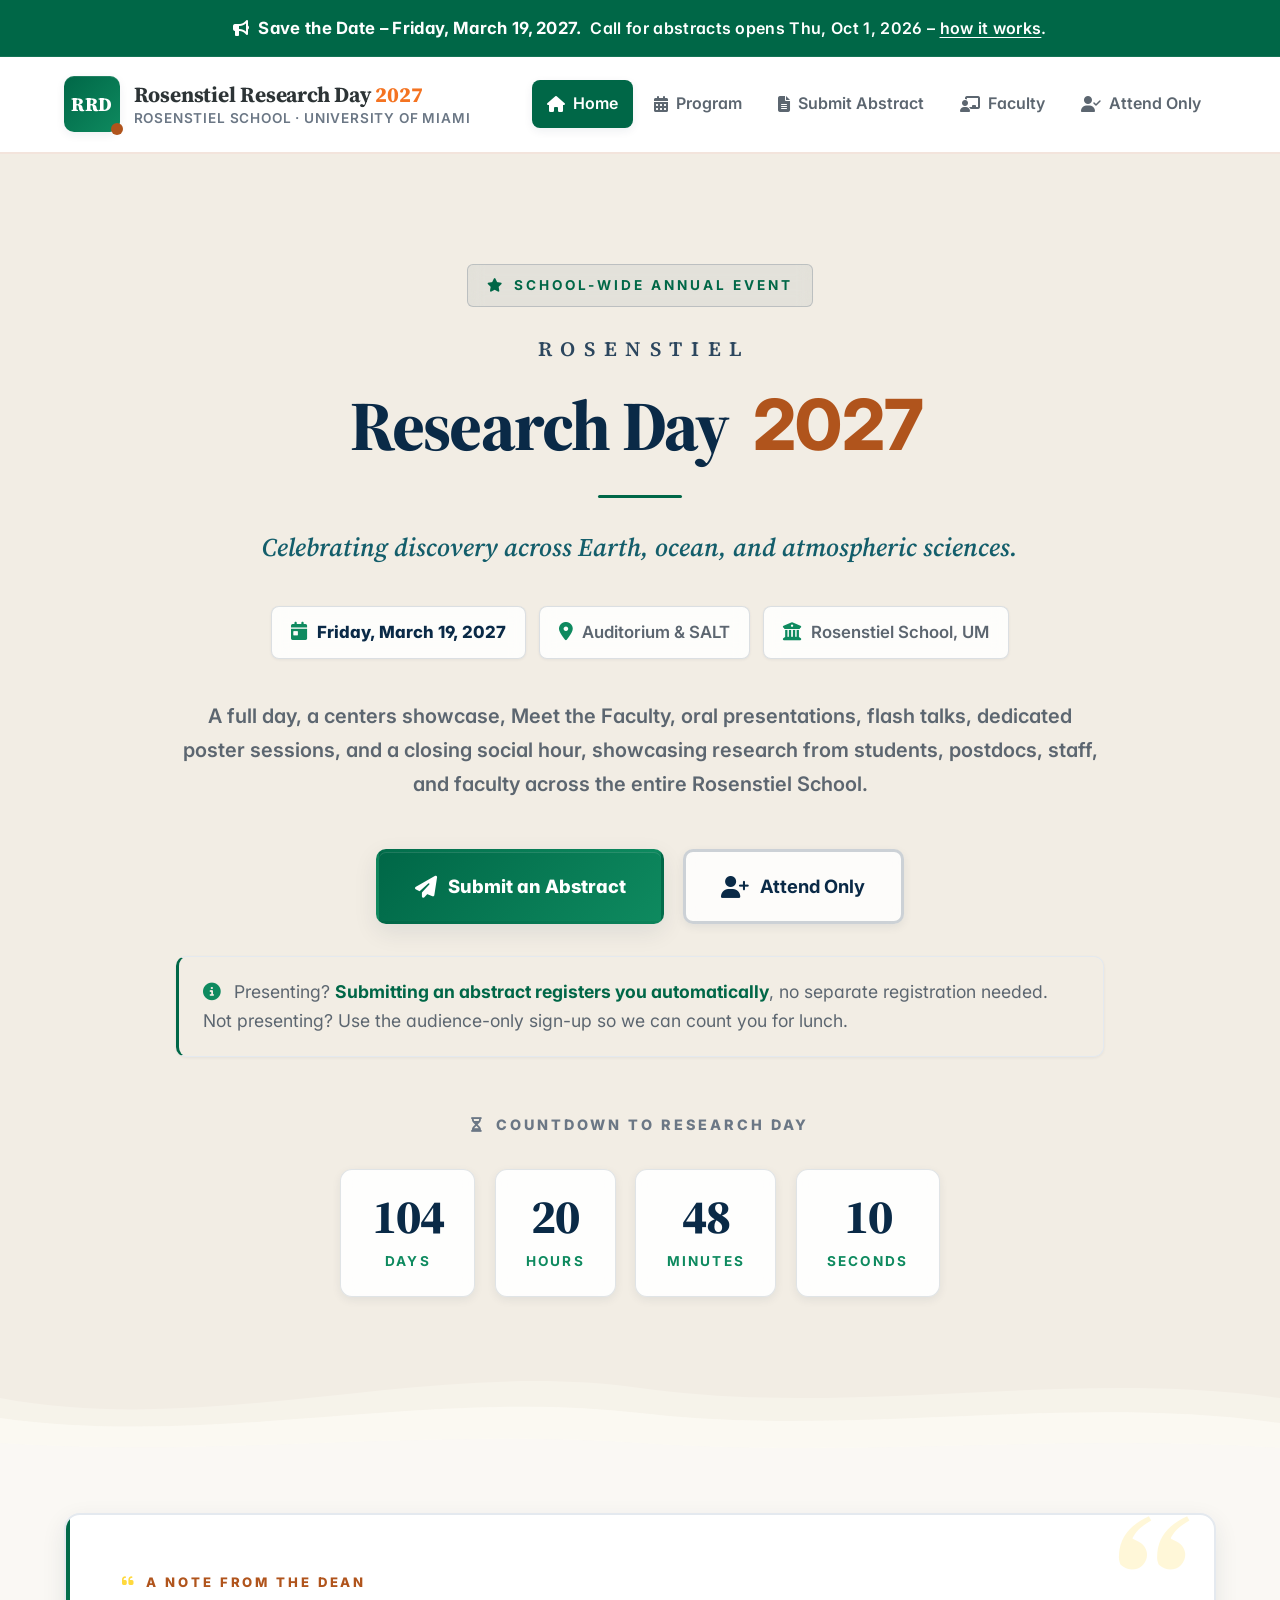
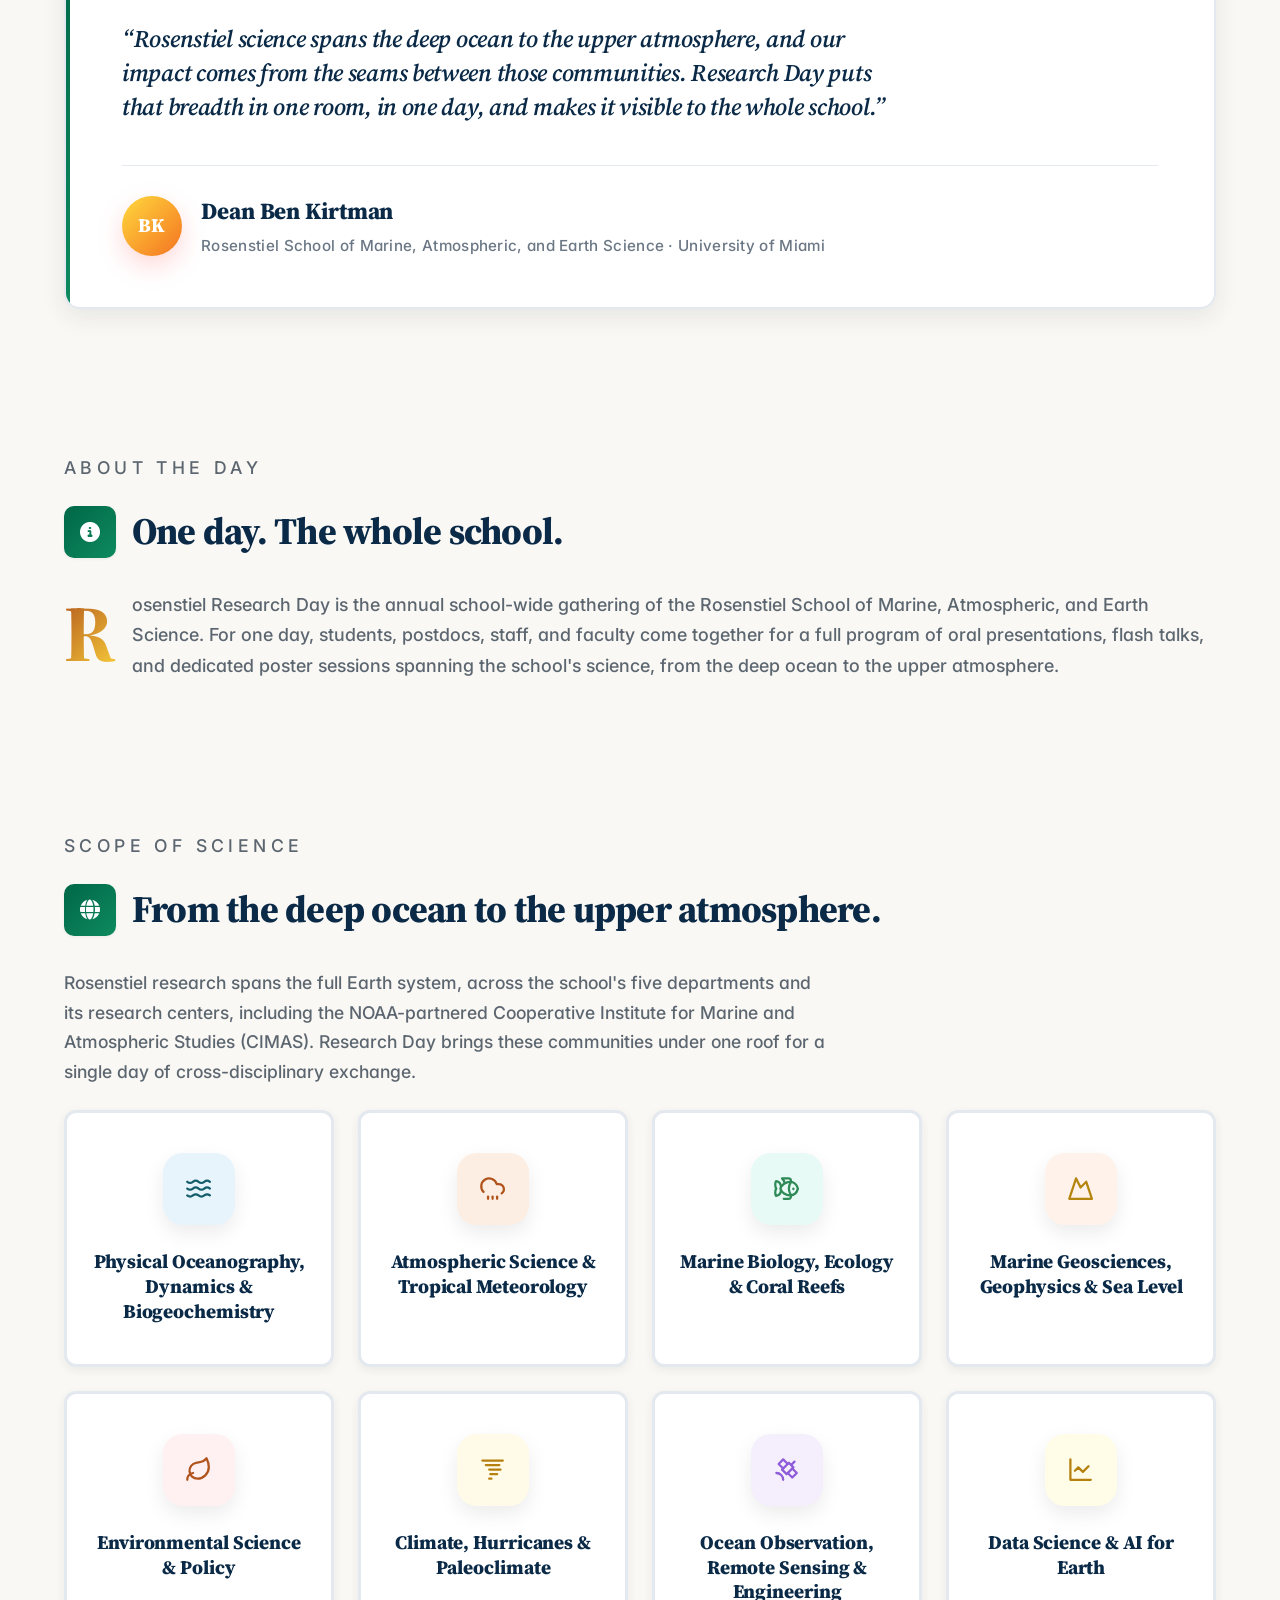
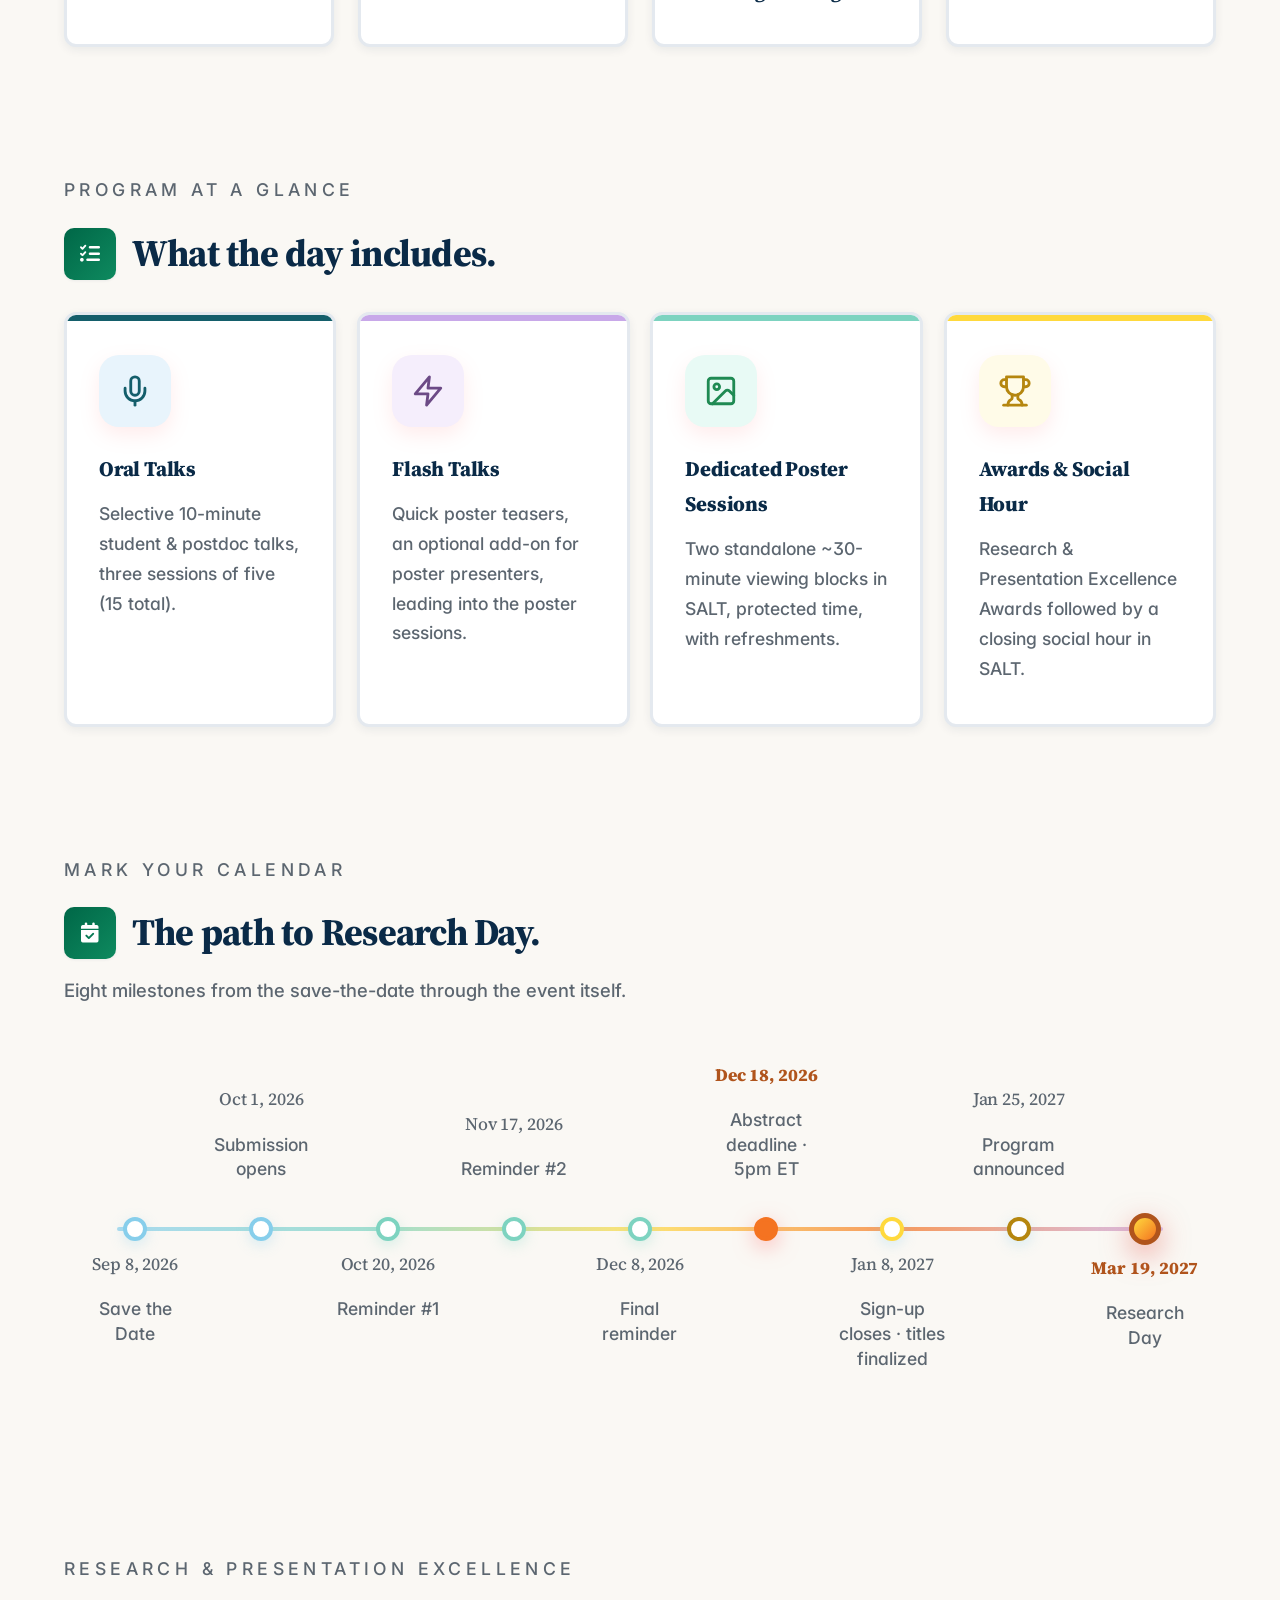
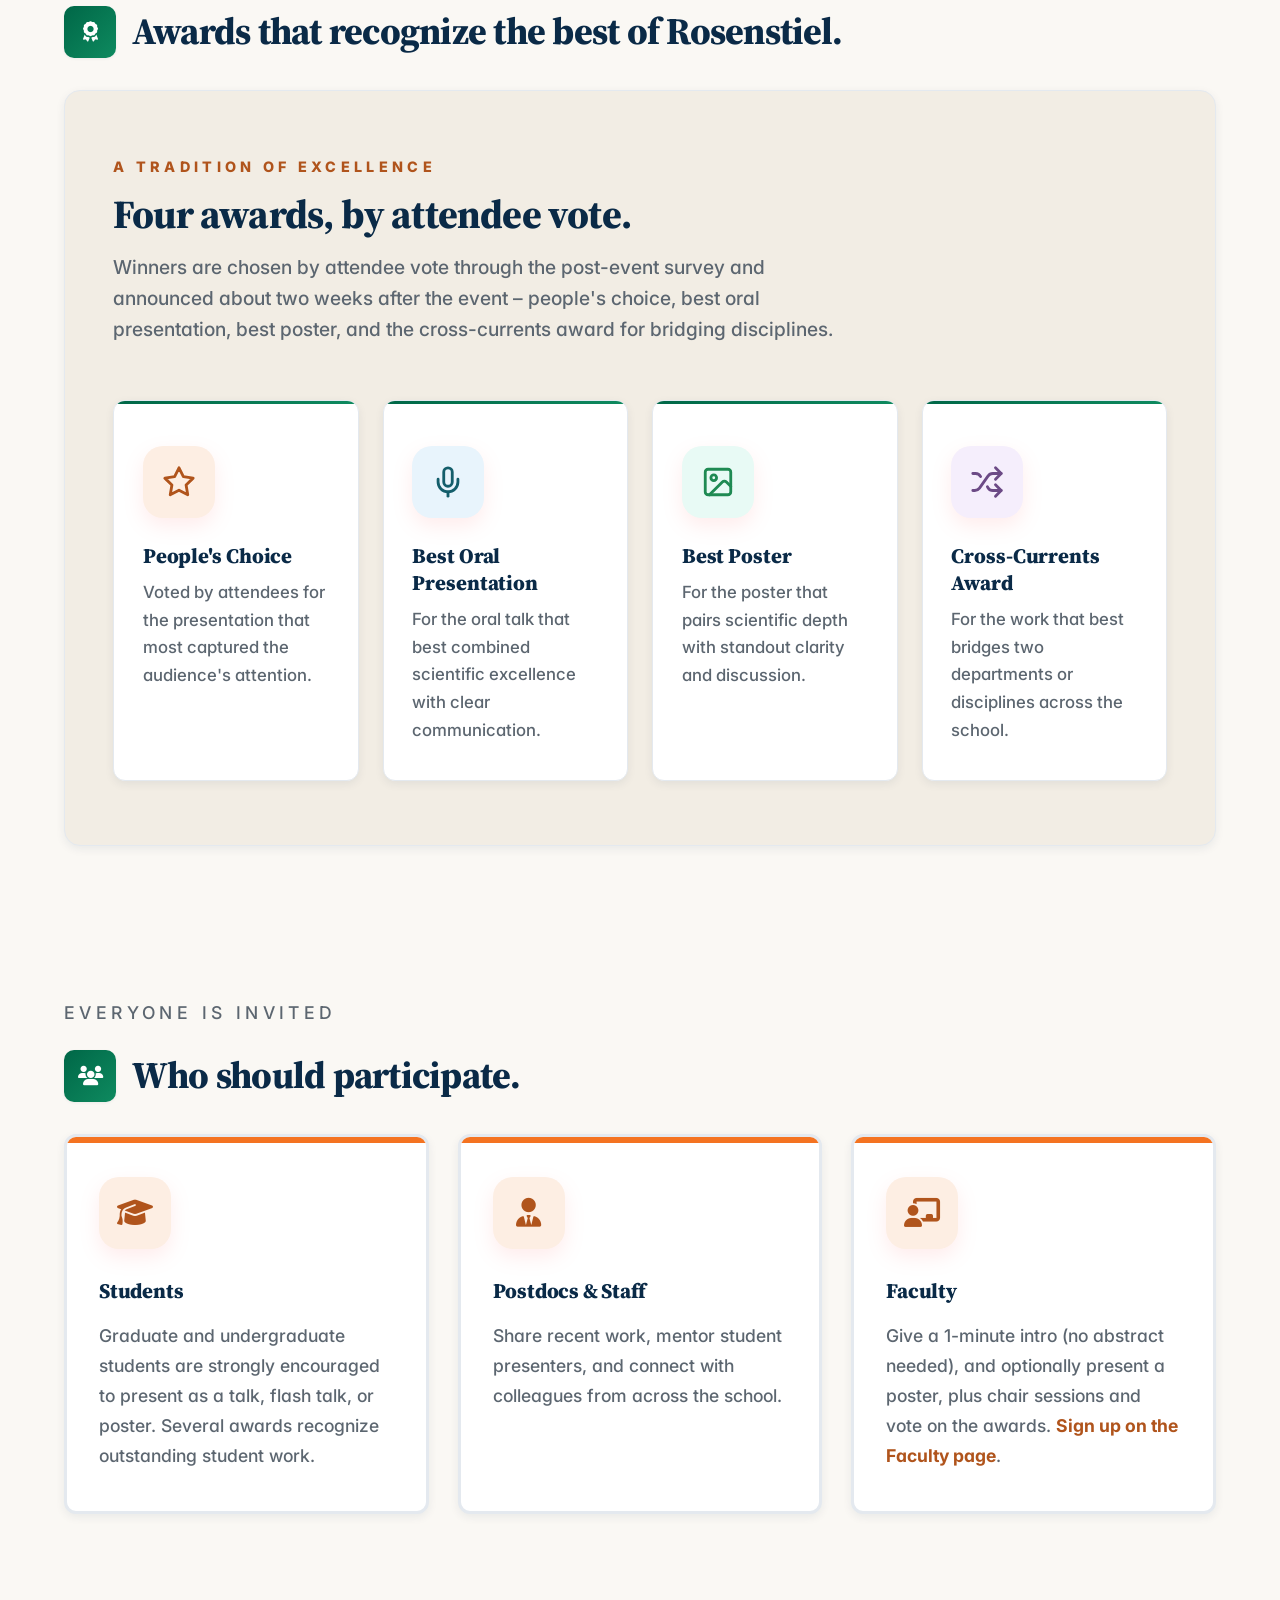
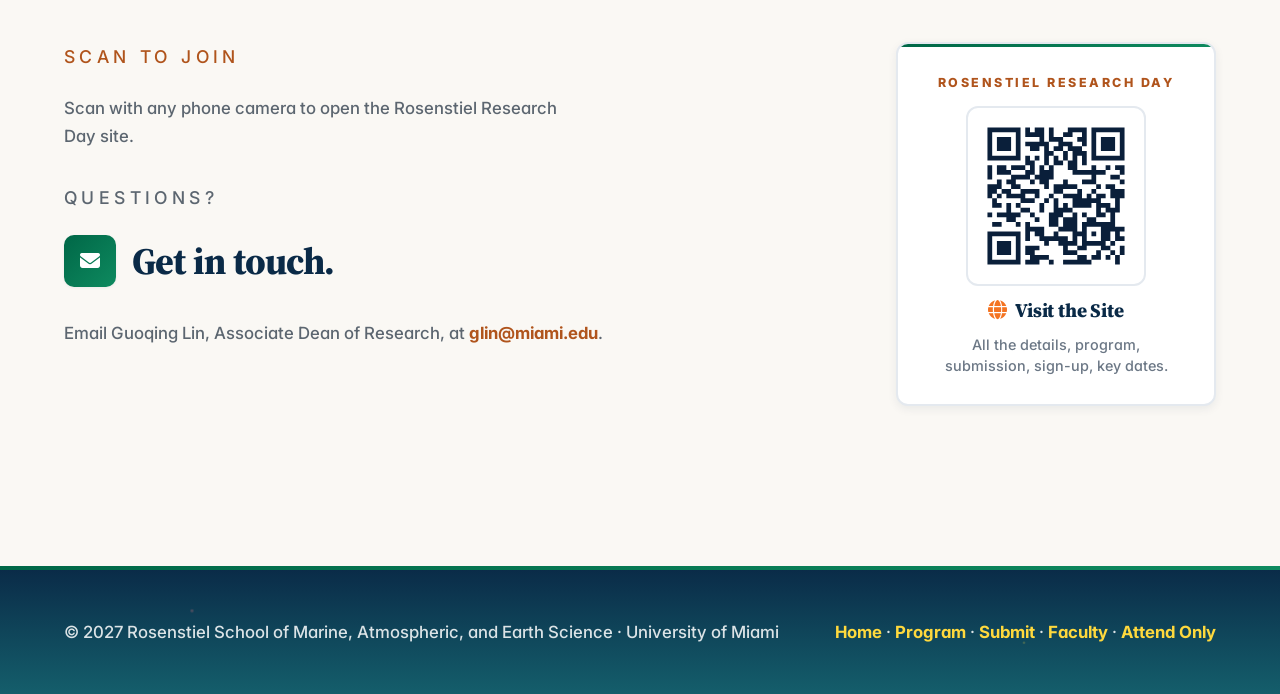
<file: index.html>
<!DOCTYPE html>
<html lang="en">
<head>
  <meta charset="UTF-8" />
  <meta name="viewport" content="width=device-width, initial-scale=1" />
  <title>Rosenstiel Research Day 2027 · University of Miami</title>
  <meta name="description" content="Rosenstiel Research Day 2027, Friday, March 19, 2027. A school-wide celebration of research across Earth, Ocean, and Atmospheric Sciences at the Rosenstiel School, University of Miami." />
  <meta name="theme-color" content="#0A2A47" />
  <link rel="stylesheet" href="styles.css" />
  <link rel="stylesheet" href="https://cdnjs.cloudflare.com/ajax/libs/font-awesome/6.5.1/css/all.min.css" />
</head>
<body>

  <div class="topbar">
    <i class="fas fa-bullhorn"></i> &nbsp;<strong>Save the Date – Friday, March 19, 2027.</strong>
    &nbsp;Call for abstracts opens Thu, Oct 1, 2026 –
    <a href="submit.html">how it works</a>.
  </div>

  <header class="site-header">
    <div class="container header-inner">
      <a class="brand" href="index.html">
        <span class="brand-mark">RRD</span>
        <span class="brand-text">
          Rosenstiel Research Day <span class="year">2027</span>
          <span class="school">Rosenstiel School · University of Miami</span>
        </span>
      </a>
      <nav class="site-nav" aria-label="Primary">
        <a href="index.html" class="active"><i class="fas fa-home"></i> Home</a>
        <a href="program.html"><i class="fas fa-calendar-alt"></i> Program</a>
        <a href="submit.html"><i class="fas fa-file-alt"></i> Submit Abstract</a>
        <a href="faculty.html"><i class="fas fa-chalkboard-user"></i> Faculty</a>
        <a href="register.html"><i class="fas fa-user-check"></i> Attend Only</a>
      </nav>
    </div>
  </header>

  <main>

    <!-- HERO -->
    <section class="hero">
      <div class="container hero-inner">
        <p class="eyebrow"><i class="fas fa-star"></i> School-Wide Annual Event</p>

        <h1 class="hero-title hero-title--editorial" aria-label="Rosenstiel Research Day 2027">
          <span class="ht-school">Rosenstiel</span>
          <span class="ht-headline">
            <span class="ht-event">Research Day</span><span class="ht-year">2027</span>
          </span>
          <span class="ht-rule" aria-hidden="true"></span>
        </h1>

        <p class="tagline">Celebrating discovery across Earth, ocean, and atmospheric sciences.</p>

        <div class="hero-meta">
          <span class="hero-meta-item"><i class="fas fa-calendar-day"></i> <strong>Friday, March 19, 2027</strong></span>
          <span class="hero-meta-item"><i class="fas fa-map-marker-alt"></i> Auditorium &amp; SALT</span>
          <span class="hero-meta-item"><i class="fas fa-university"></i> Rosenstiel School, UM</span>
        </div>

        <p class="lede">
          A full day, a centers
          showcase, Meet the Faculty, oral presentations, flash talks, dedicated
          poster sessions, and a closing social hour, showcasing
          research from students, postdocs, staff, and faculty across the entire
          Rosenstiel School.
        </p>

        <div class="cta-row">
          <a class="btn btn-primary" href="submit.html"><i class="fas fa-paper-plane"></i> Submit an Abstract</a>
          <a class="btn btn-secondary" href="register.html"><i class="fas fa-user-plus"></i> Attend Only</a>
        </div>

        <p class="cta-note">
          <i class="fas fa-info-circle"></i> Presenting?
          <strong>Submitting an abstract registers you automatically</strong>,
          no separate registration needed. Not presenting? Use the audience-only
          sign-up so we can count you for lunch.
        </p>

        <div class="countdown" id="countdown" aria-label="Time remaining until Research Day">
          <span class="countdown-label"><i class="fas fa-hourglass-half"></i> &nbsp;Countdown to Research Day</span>
          <div class="countdown-cell"><span class="countdown-num" id="cd-days">00</span><span class="countdown-unit">Days</span></div>
          <div class="countdown-cell"><span class="countdown-num" id="cd-hours">00</span><span class="countdown-unit">Hours</span></div>
          <div class="countdown-cell"><span class="countdown-num" id="cd-mins">00</span><span class="countdown-unit">Minutes</span></div>
          <div class="countdown-cell"><span class="countdown-num" id="cd-secs">00</span><span class="countdown-unit">Seconds</span></div>
        </div>
      </div>

      <div class="hero-waves" aria-hidden="true">
        <svg viewBox="0 0 1440 120" preserveAspectRatio="none">
          <path class="wave-1" d="M0,60 C240,100 480,20 720,50 C960,80 1200,30 1440,60 L1440,120 L0,120 Z" />
          <path class="wave-2" d="M0,80 C240,110 480,50 720,75 C960,100 1200,55 1440,85 L1440,120 L0,120 Z" />
          <path class="wave-3" d="M0,105 C240,120 480,90 720,105 C960,120 1200,95 1440,110 L1440,120 L0,120 Z" />
        </svg>
      </div>
    </section>

    <!-- DEAN'S LETTER / PULL-QUOTE -->
    <section class="container section reveal" style="padding-top:2.5rem;">
      <div class="dean-quote" id="dean-quote">
        <p class="quote-kicker"><i class="fas fa-quote-left"></i> A note from the Dean</p>

        <blockquote>
          <p>
            &ldquo;Rosenstiel science spans the deep ocean to the upper
            atmosphere, and our impact comes from the seams between those
            communities. Research Day puts that breadth in one room, in one
            day, and makes it visible to the whole school.&rdquo;
          </p>
        </blockquote>

        <div class="quote-attrib">
          <div class="quote-avatar" aria-hidden="true">BK</div>
          <div class="quote-attrib-text">
            <span class="quote-attrib-name">Dean Ben Kirtman</span>
            <span class="quote-attrib-role">Rosenstiel School of Marine, Atmospheric, and Earth Science · University of Miami</span>
          </div>
        </div>
      </div>
    </section>

    <!-- ABOUT -->
    <section class="container section reveal">
      <p class="section-kicker">About the Day</p>
      <h2><span class="section-icon"><i class="fas fa-info-circle"></i></span> One day. The whole school.</h2>
      <p class="dropcap" style="font-size:1.12rem;">
        Rosenstiel Research Day is the annual school-wide gathering of the
        Rosenstiel School of Marine, Atmospheric, and Earth Science. For one day,
        students, postdocs, staff, and faculty come together for a full program of
        oral presentations, flash talks, and dedicated poster sessions spanning
        the school's science, from the deep ocean to the upper atmosphere.
      </p>
    </section>

    <!-- SCOPE OF SCIENCE -->
    <section class="container section reveal">
      <p class="section-kicker">Scope of Science</p>
      <h2><span class="section-icon"><i class="fas fa-globe"></i></span> From the deep ocean to the upper atmosphere.</h2>
      <p class="scope-intro">
        Rosenstiel research spans the full Earth system, across the school's five
        departments and its research centers, including the NOAA-partnered Cooperative
        Institute for Marine and Atmospheric Studies (CIMAS). Research Day brings these
        communities under one roof for a single day of cross-disciplinary exchange.
      </p>
      <div class="scope-grid">
        <div class="scope-item" data-c="ocean">
          <div class="scope-icon"><svg viewBox="0 0 24 24" fill="none" stroke="currentColor" stroke-width="2" stroke-linecap="round" stroke-linejoin="round"><path d="M2 6c.6.5 1.2 1 2.5 1C7 7 7 5 9.5 5c2.6 0 2.4 2 5 2 2.5 0 2.5-2 5-2 1.3 0 1.9.5 2.5 1"/><path d="M2 12c.6.5 1.2 1 2.5 1 2.5 0 2.5-2 5-2 2.6 0 2.4 2 5 2 2.5 0 2.5-2 5-2 1.3 0 1.9.5 2.5 1"/><path d="M2 18c.6.5 1.2 1 2.5 1 2.5 0 2.5-2 5-2 2.6 0 2.4 2 5 2 2.5 0 2.5-2 5-2 1.3 0 1.9.5 2.5 1"/></svg></div>
          <div class="scope-name">Physical Oceanography, Dynamics &amp; Biogeochemistry</div>
        </div>
        <div class="scope-item" data-c="atmos">
          <div class="scope-icon"><svg viewBox="0 0 24 24" fill="none" stroke="currentColor" stroke-width="2" stroke-linecap="round" stroke-linejoin="round"><path d="M4 14.9A7 7 0 1 1 15.7 8h1.8a4.5 4.5 0 0 1 2.5 8.2"/><path d="M8 19v2"/><path d="M12 19v2"/><path d="M16 19v2"/></svg></div>
          <div class="scope-name">Atmospheric Science &amp; Tropical Meteorology</div>
        </div>
        <div class="scope-item" data-c="bio">
          <div class="scope-icon"><svg viewBox="0 0 24 24" fill="none" stroke="currentColor" stroke-width="2" stroke-linecap="round" stroke-linejoin="round"><path d="M6.5 12c.94-3.46 4.94-6 8.5-6 3.56 0 6.06 2.54 7 6-.94 3.47-3.44 6-7 6s-7.56-2.53-8.5-6Z"/><path d="M18 12v.5"/><path d="M16 17.93a9.77 9.77 0 0 1 0-11.86"/><path d="M7 10.67C7 8 5.58 5.97 2.73 5.5c-1 1.5-1 5 .23 6.5-1.24 1.5-1.24 5-.23 6.5C5.58 18.03 7 16 7 13.33"/><path d="M10.46 7.26C10.2 5.88 9.17 4.24 8 3h5.8a2 2 0 0 1 1.98 1.67l.23 1.4"/><path d="m16.01 17.93-.23 1.4A2 2 0 0 1 13.8 21H9.5"/></svg></div>
          <div class="scope-name">Marine Biology, Ecology &amp; Coral Reefs</div>
        </div>
        <div class="scope-item" data-c="earth">
          <div class="scope-icon"><svg viewBox="0 0 24 24" fill="none" stroke="currentColor" stroke-width="2" stroke-linecap="round" stroke-linejoin="round"><path d="m8 3 4 8 5-5 5 15H2L8 3z"/></svg></div>
          <div class="scope-name">Marine Geosciences, Geophysics &amp; Sea Level</div>
        </div>
        <div class="scope-item" data-c="policy">
          <div class="scope-icon"><svg viewBox="0 0 24 24" fill="none" stroke="currentColor" stroke-width="2" stroke-linecap="round" stroke-linejoin="round"><path d="M11 20A7 7 0 0 1 9.8 6.1C15.5 5 17 4.48 19 2c1 2 2 4.18 2 8 0 5.5-4.78 10-10 10Z"/><path d="M2 21c0-3 1.85-5.36 5.08-6"/></svg></div>
          <div class="scope-name">Environmental Science &amp; Policy</div>
        </div>
        <div class="scope-item" data-c="climate">
          <div class="scope-icon"><svg viewBox="0 0 24 24" fill="none" stroke="currentColor" stroke-width="2" stroke-linecap="round" stroke-linejoin="round"><path d="M21 4H3"/><path d="M18 8H6"/><path d="M19 12H9"/><path d="M16 16h-6"/><path d="M11 20H9"/></svg></div>
          <div class="scope-name">Climate, Hurricanes &amp; Paleoclimate</div>
        </div>
        <div class="scope-item" data-c="tech">
          <div class="scope-icon"><svg viewBox="0 0 24 24" fill="none" stroke="currentColor" stroke-width="2" stroke-linecap="round" stroke-linejoin="round"><path d="M13 7 9 3 5 7l4 4"/><path d="m17 11 4 4-4 4-4-4"/><path d="m8 12 4 4 6-6-4-4Z"/><path d="m16 8 3-3"/><path d="M9 21a6 6 0 0 0-6-6"/></svg></div>
          <div class="scope-name">Ocean Observation, Remote Sensing &amp; Engineering</div>
        </div>
        <div class="scope-item" data-c="data">
          <div class="scope-icon"><svg viewBox="0 0 24 24" fill="none" stroke="currentColor" stroke-width="2" stroke-linecap="round" stroke-linejoin="round"><path d="M3 3v18h18"/><path d="m19 9-5 5-4-4-3 3"/></svg></div>
          <div class="scope-name">Data Science &amp; AI for Earth</div>
        </div>
      </div>
    </section>

    <!-- FORMATS -->
    <section class="container section reveal">
      <p class="section-kicker">Program at a Glance</p>
      <h2><span class="section-icon"><i class="fas fa-list-check"></i></span> What the day includes.</h2>
      <div class="cards cards-4">
        <div class="card card-oral">
          <div class="card-icon"><svg viewBox="0 0 24 24" fill="none" stroke="currentColor" stroke-width="2" stroke-linecap="round" stroke-linejoin="round"><path d="M12 2a3 3 0 0 0-3 3v7a3 3 0 0 0 6 0V5a3 3 0 0 0-3-3Z"/><path d="M19 10v2a7 7 0 0 1-14 0v-2"/><line x1="12" x2="12" y1="19" y2="22"/></svg></div>
          <h3>Oral Talks</h3>
          <p>Selective 10-minute student &amp; postdoc talks, three sessions of five (15 total).</p>
        </div>
        <div class="card card-lightning">
          <div class="card-icon"><svg viewBox="0 0 24 24" fill="none" stroke="currentColor" stroke-width="2" stroke-linecap="round" stroke-linejoin="round"><polygon points="13 2 3 14 12 14 11 22 21 10 12 10 13 2"/></svg></div>
          <h3>Flash Talks</h3>
          <p>Quick poster teasers, an optional add-on for poster presenters, leading into the poster sessions.</p>
        </div>
        <div class="card card-poster">
          <div class="card-icon"><svg viewBox="0 0 24 24" fill="none" stroke="currentColor" stroke-width="2" stroke-linecap="round" stroke-linejoin="round"><rect width="18" height="18" x="3" y="3" rx="2" ry="2"/><circle cx="9" cy="9" r="2"/><path d="m21 15-3.086-3.086a2 2 0 0 0-2.828 0L6 21"/></svg></div>
          <h3>Dedicated Poster Sessions</h3>
          <p>Two standalone ~30-minute viewing blocks in SALT, protected time, with refreshments.</p>
        </div>
        <div class="card card-social">
          <div class="card-icon"><svg viewBox="0 0 24 24" fill="none" stroke="currentColor" stroke-width="2" stroke-linecap="round" stroke-linejoin="round"><path d="M6 9H4.5a2.5 2.5 0 0 1 0-5H6"/><path d="M18 9h1.5a2.5 2.5 0 0 0 0-5H18"/><path d="M4 22h16"/><path d="M10 14.66V17c0 .55-.47.98-.97 1.21C7.85 18.75 7 20.24 7 22"/><path d="M14 14.66V17c0 .55.47.98.97 1.21C16.15 18.75 17 20.24 17 22"/><path d="M18 2H6v7a6 6 0 0 0 12 0V2Z"/></svg></div>
          <h3>Awards &amp; Social Hour</h3>
          <p>Research &amp; Presentation Excellence Awards followed by a closing social hour in SALT.</p>
        </div>
      </div>
    </section>

    <!-- KEY DATES (horizontal timeline + mobile-fallback list) -->
    <section class="container section reveal">
      <p class="section-kicker">Mark Your Calendar</p>
      <div class="section-head">
        <h2><span class="section-icon"><i class="fas fa-calendar-check"></i></span> The path to Research Day.</h2>
        <p class="lede">Eight milestones from the save-the-date through the event itself.</p>
      </div>

      <!-- Desktop: horizontal timeline -->
      <div class="timeline-wrap" aria-label="Timeline of key dates">
        <ol class="timeline">
          <li class="timeline-node" data-kind="open">
            <div class="timeline-dot" aria-hidden="true"></div>
            <div class="timeline-label-block">
              <p class="timeline-label">Sep 8, 2026</p>
              <p class="timeline-sub">Save the Date</p>
            </div>
          </li>
          <li class="timeline-node" data-kind="open">
            <div class="timeline-dot" aria-hidden="true"></div>
            <div class="timeline-label-block">
              <p class="timeline-label">Oct 1, 2026</p>
              <p class="timeline-sub">Submission opens</p>
            </div>
          </li>
          <li class="timeline-node" data-kind="reminder">
            <div class="timeline-dot" aria-hidden="true"></div>
            <div class="timeline-label-block">
              <p class="timeline-label">Oct 20, 2026</p>
              <p class="timeline-sub">Reminder #1</p>
            </div>
          </li>
          <li class="timeline-node" data-kind="reminder">
            <div class="timeline-dot" aria-hidden="true"></div>
            <div class="timeline-label-block">
              <p class="timeline-label">Nov 17, 2026</p>
              <p class="timeline-sub">Reminder #2</p>
            </div>
          </li>
          <li class="timeline-node" data-kind="reminder">
            <div class="timeline-dot" aria-hidden="true"></div>
            <div class="timeline-label-block">
              <p class="timeline-label">Dec 8, 2026</p>
              <p class="timeline-sub">Final reminder</p>
            </div>
          </li>
          <li class="timeline-node" data-kind="deadline">
            <div class="timeline-dot" aria-hidden="true"></div>
            <div class="timeline-label-block">
              <p class="timeline-label">Dec 18, 2026</p>
              <p class="timeline-sub">Abstract deadline · 5pm ET</p>
            </div>
          </li>
          <li class="timeline-node" data-kind="confirm">
            <div class="timeline-dot" aria-hidden="true"></div>
            <div class="timeline-label-block">
              <p class="timeline-label">Jan 8, 2027</p>
              <p class="timeline-sub">Sign-up closes · titles finalized</p>
            </div>
          </li>
          <li class="timeline-node" data-kind="finalize">
            <div class="timeline-dot" aria-hidden="true"></div>
            <div class="timeline-label-block">
              <p class="timeline-label">Jan 25, 2027</p>
              <p class="timeline-sub">Program announced</p>
            </div>
          </li>
          <li class="timeline-node" data-kind="event">
            <div class="timeline-dot" aria-hidden="true"></div>
            <div class="timeline-label-block">
              <p class="timeline-label">Mar 19, 2027</p>
              <p class="timeline-sub">Research Day</p>
            </div>
          </li>
        </ol>
      </div>

      <!-- Mobile: stacked list (same data) -->
      <ul class="keydates is-fallback">
        <li><span class="date"><i class="fas fa-circle-dot"></i> Tue, Sep 8, 2026</span><span class="label">Save the Date – Rosenstiel Research Day</span></li>
        <li><span class="date"><i class="fas fa-door-open"></i> Thu, Oct 1, 2026</span><span class="label">Abstract submission opens (submission = registration)</span></li>
        <li><span class="date"><i class="fas fa-bell"></i> Tue, Oct 20, 2026</span><span class="label">Reminder #1 to school</span></li>
        <li><span class="date"><i class="fas fa-bell"></i> Tue, Nov 17, 2026</span><span class="label">Reminder #2</span></li>
        <li><span class="date"><i class="fas fa-bell"></i> Tue, Dec 8, 2026</span><span class="label">Final reminder</span></li>
        <li class="is-deadline"><span class="date"><i class="fas fa-lock"></i> Fri, Dec 18, 2026 · 5:00 pm ET</span><span class="label">Abstract submission closes</span></li>
        <li><span class="date"><i class="fas fa-lock"></i> Fri, Jan 8, 2027</span><span class="label">Audience sign-up closes; titles finalized</span></li>
        <li><span class="date"><i class="fas fa-bullhorn"></i> Mon, Jan 25, 2027</span><span class="label">Program announced</span></li>
        <li class="is-event"><span class="date"><i class="fas fa-glass-cheers"></i> Fri, Mar 19, 2027</span><span class="label">Rosenstiel Research Day</span></li>
      </ul>
    </section>

    <!-- AWARDS WALL -->
    <section class="container section reveal">
      <p class="section-kicker">Research &amp; Presentation Excellence</p>
      <h2><span class="section-icon"><i class="fas fa-award"></i></span> Awards that recognize the best of Rosenstiel.</h2>

      <div class="awards-wall">
        <div class="awards-wall-header">
          <p class="awards-wall-kicker">A Tradition of Excellence</p>
          <h3 class="awards-wall-title">Four awards, by attendee vote.</h3>
          <p class="awards-wall-sub">
            Winners are chosen by attendee vote through the post-event survey and
            announced about two weeks after the event – people's choice, best oral presentation, best poster, and the cross-currents award for bridging disciplines.
          </p>
        </div>
        <div class="awards-grid">
          <div class="award-card">
            <div class="award-icon"><svg viewBox="0 0 24 24" fill="none" stroke="currentColor" stroke-width="2" stroke-linecap="round" stroke-linejoin="round"><polygon points="12 2 15.09 8.26 22 9.27 17 14.14 18.18 21.02 12 17.77 5.82 21.02 7 14.14 2 9.27 8.91 8.26 12 2"/></svg></div>
            <h4 class="award-name">People's Choice</h4>
            <p class="award-desc">Voted by attendees for the presentation that most captured the audience's attention.</p>
          </div>
          <div class="award-card">
            <div class="award-icon"><svg viewBox="0 0 24 24" fill="none" stroke="currentColor" stroke-width="2" stroke-linecap="round" stroke-linejoin="round"><path d="M12 2a3 3 0 0 0-3 3v7a3 3 0 0 0 6 0V5a3 3 0 0 0-3-3Z"/><path d="M19 10v2a7 7 0 0 1-14 0v-2"/><line x1="12" x2="12" y1="19" y2="22"/></svg></div>
            <h4 class="award-name">Best Oral Presentation</h4>
            <p class="award-desc">For the oral talk that best combined scientific excellence with clear communication.</p>
          </div>
          <div class="award-card">
            <div class="award-icon"><svg viewBox="0 0 24 24" fill="none" stroke="currentColor" stroke-width="2" stroke-linecap="round" stroke-linejoin="round"><rect width="18" height="18" x="3" y="3" rx="2" ry="2"/><circle cx="9" cy="9" r="2"/><path d="m21 15-3.086-3.086a2 2 0 0 0-2.828 0L6 21"/></svg></div>
            <h4 class="award-name">Best Poster</h4>
            <p class="award-desc">For the poster that pairs scientific depth with standout clarity and discussion.</p>
          </div>
          <div class="award-card">
            <div class="award-icon"><svg viewBox="0 0 24 24" fill="none" stroke="currentColor" stroke-width="2" stroke-linecap="round" stroke-linejoin="round"><path d="M2 18h1.4c1.3 0 2.5-.6 3.3-1.7l6.1-8.6c.7-1.1 2-1.7 3.3-1.7H22"/><path d="m18 2 4 4-4 4"/><path d="M2 6h1.9c1.5 0 2.9.9 3.6 2.2"/><path d="M22 18h-5.9c-1.3 0-2.6-.7-3.3-1.8l-.5-.8"/><path d="m18 14 4 4-4 4"/></svg></div>
            <h4 class="award-name">Cross-Currents Award</h4>
            <p class="award-desc">For the work that best bridges two departments or disciplines across the school.</p>
          </div>
        </div>
      </div>
    </section>

    <!-- WHO -->
    <section class="container section reveal">
      <p class="section-kicker">Everyone Is Invited</p>
      <h2><span class="section-icon"><i class="fas fa-users"></i></span> Who should participate.</h2>
      <div class="cards">
        <div class="card">
          <div class="card-icon"><i class="fas fa-graduation-cap"></i></div>
          <h3>Students</h3>
          <p>Graduate and undergraduate students are strongly encouraged to present as a talk, flash talk, or poster. Several awards recognize outstanding student work.</p>
        </div>
        <div class="card">
          <div class="card-icon"><i class="fas fa-user-tie"></i></div>
          <h3>Postdocs &amp; Staff</h3>
          <p>Share recent work, mentor student presenters, and connect with colleagues from across the school.</p>
        </div>
        <div class="card">
          <div class="card-icon"><i class="fas fa-chalkboard-user"></i></div>
          <h3>Faculty</h3>
          <p>Give a 1-minute intro (no abstract needed), and optionally present a poster, plus chair sessions and vote on the awards. <a href="faculty.html">Sign up on the Faculty page</a>.</p>
        </div>
      </div>
    </section>

    <!-- CONTACT + QR (side by side) -->
    <section class="container section reveal">
      <div class="contact-row">
        <div class="contact-text">
          <p class="section-kicker" style="color:var(--deep-coral);">Scan to Join</p>
          <p style="font-size:1.05rem; max-width:46ch;">
            Scan with any phone camera to open the Rosenstiel Research Day site.
          </p>

          <p class="section-kicker" style="margin-top:2rem;">Questions?</p>
          <h2><span class="section-icon"><i class="fas fa-envelope"></i></span> Get in touch.</h2>
          <p style="font-size:1.05rem;">
            Email Guoqing Lin, Associate Dean of Research, at
            <a href="mailto:glin@miami.edu">glin@miami.edu</a>.
          </p>
        </div>

        <a class="qr-card contact-qr" href="index.html">
          <p class="qr-kicker">Rosenstiel Research Day</p>
          <div class="qr-image">
            <img src="qr-main.svg" alt="QR code linking to the Rosenstiel Research Day 2027 site" />
          </div>
          <p class="qr-label"><i class="fas fa-globe"></i> Visit the Site</p>
          <p class="qr-sub">All the details, program, submission, sign-up, key dates.</p>
        </a>
      </div>
    </section>
  </main>

  <!-- Sticky submit CTA (appears after hero scrolls past) -->
  <a class="sticky-cta" id="stickyCta" href="submit.html">
    <i class="fas fa-paper-plane"></i> Submit an Abstract
  </a>

  <footer class="site-footer">
    <div class="accent-bar"></div>
    <div class="container footer-inner">
      <p>&copy; 2027 Rosenstiel School of Marine, Atmospheric, and Earth Science · University of Miami</p>
      <p><a href="index.html">Home</a> · <a href="program.html">Program</a> · <a href="submit.html">Submit</a> · <a href="faculty.html">Faculty</a> · <a href="register.html">Attend Only</a></p>
    </div>
  </footer>

  <script>
    // Trigger the hero-title year underline animation shortly after load
    window.addEventListener('load', function () {
      var yr = document.querySelector('.hero h1.hero-title .ht-year');
      if (yr) {
        setTimeout(function () { yr.classList.add('is-underlined'); }, 380);
      }
    });

    // Countdown to Friday, March 19, 2027 9:00 AM ET (UTC-4 on that date, DST)
    (function () {
      var target = new Date('2027-03-19T09:00:00-04:00').getTime();
      var els = {
        d: document.getElementById('cd-days'),
        h: document.getElementById('cd-hours'),
        m: document.getElementById('cd-mins'),
        s: document.getElementById('cd-secs')
      };
      function pad(n) { return n < 10 ? '0' + n : '' + n; }
      function tick() {
        var diff = target - Date.now();
        if (diff <= 0) {
          els.d.textContent = '0'; els.h.textContent = '00'; els.m.textContent = '00'; els.s.textContent = '00';
          return;
        }
        var days = Math.floor(diff / 86400000);
        var hours = Math.floor((diff % 86400000) / 3600000);
        var mins = Math.floor((diff % 3600000) / 60000);
        var secs = Math.floor((diff % 60000) / 1000);
        els.d.textContent = days;
        els.h.textContent = pad(hours);
        els.m.textContent = pad(mins);
        els.s.textContent = pad(secs);
      }
      tick();
      setInterval(tick, 1000);
    })();

    // Scroll reveal (progressive enhancement)
    (function () {
      if (!('IntersectionObserver' in window)) return;
      // Only enable the hidden-then-revealed effect when JS is fully available.
      document.body.classList.add('js-reveal');
      var io = new IntersectionObserver(function (entries) {
        entries.forEach(function (entry) {
          if (entry.isIntersecting) {
            entry.target.classList.add('is-visible');
            io.unobserve(entry.target);
          }
        });
      }, { threshold: 0.08, rootMargin: '0px 0px -40px 0px' });
      document.querySelectorAll('.reveal').forEach(function (el) { io.observe(el); });
      // Safety: if for any reason nothing has revealed within 1.5s, show everything.
      setTimeout(function () {
        document.querySelectorAll('.reveal:not(.is-visible)').forEach(function (el) {
          var r = el.getBoundingClientRect();
          if (r.top < window.innerHeight && r.bottom > 0) el.classList.add('is-visible');
        });
      }, 1500);
    })();

    // Sticky CTA visibility
    (function () {
      var cta = document.getElementById('stickyCta');
      if (!cta) return;
      var hero = document.querySelector('.hero');
      function onScroll() {
        if (!hero) return;
        var heroBottom = hero.getBoundingClientRect().bottom;
        if (heroBottom < 60) cta.classList.add('is-visible');
        else cta.classList.remove('is-visible');
      }
      window.addEventListener('scroll', onScroll, { passive: true });
      onScroll();
    })();
  </script>
</body>
</html>
</file>
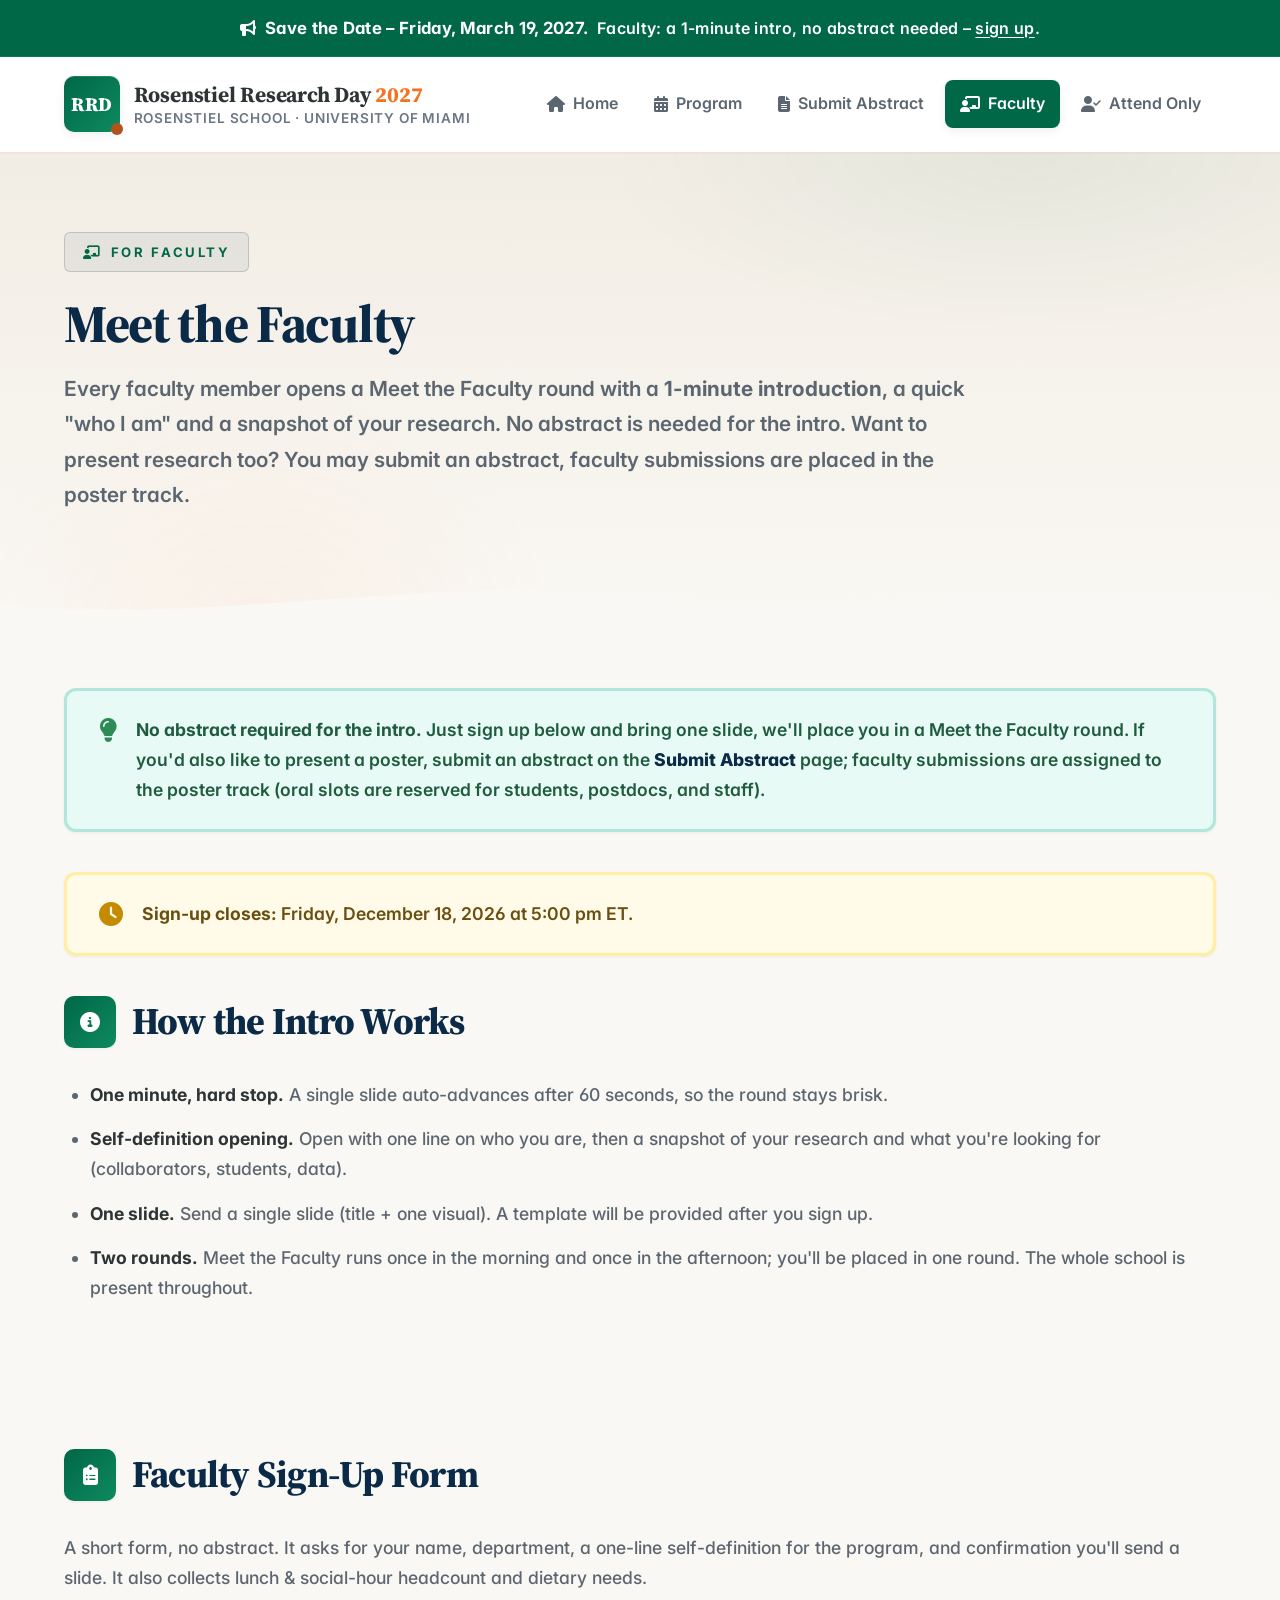
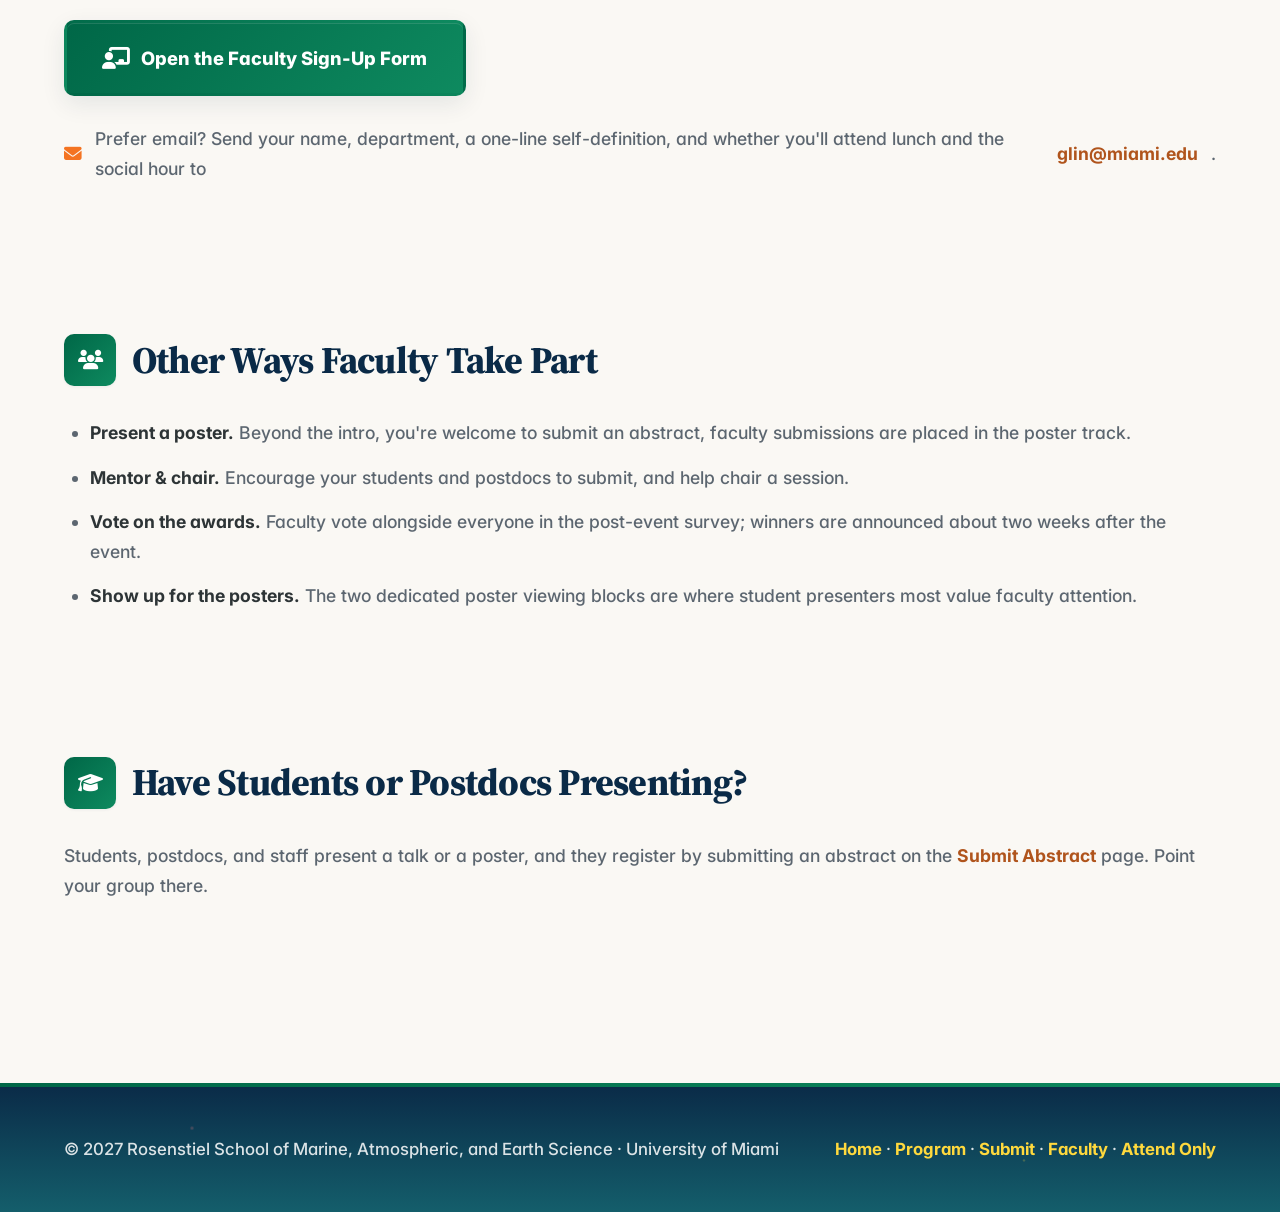
<file: faculty.html>
<!DOCTYPE html>
<html lang="en">
<head>
  <meta charset="UTF-8" />
  <meta name="viewport" content="width=device-width, initial-scale=1" />
  <title>Meet the Faculty · Rosenstiel Research Day 2027</title>
  <meta name="description" content="Meet the Faculty, Rosenstiel faculty give a 1-minute introduction at Research Day 2027, no abstract required. Sign up here." />
  <meta name="theme-color" content="#0A2A47" />
  <link rel="stylesheet" href="styles.css" />
  <link rel="stylesheet" href="https://cdnjs.cloudflare.com/ajax/libs/font-awesome/6.5.1/css/all.min.css" />
</head>
<body>

  <div class="topbar">
    <i class="fas fa-bullhorn"></i> &nbsp;<strong>Save the Date – Friday, March 19, 2027.</strong>
    &nbsp;Faculty: a 1-minute intro, no abstract needed –
    <a href="faculty.html">sign up</a>.
  </div>

  <header class="site-header">
    <div class="container header-inner">
      <a class="brand" href="index.html">
        <span class="brand-mark">RRD</span>
        <span class="brand-text">
          Rosenstiel Research Day <span class="year">2027</span>
          <span class="school">Rosenstiel School · University of Miami</span>
        </span>
      </a>
      <nav class="site-nav" aria-label="Primary">
        <a href="index.html"><i class="fas fa-home"></i> Home</a>
        <a href="program.html"><i class="fas fa-calendar-alt"></i> Program</a>
        <a href="submit.html"><i class="fas fa-file-alt"></i> Submit Abstract</a>
        <a href="faculty.html" class="active"><i class="fas fa-chalkboard-user"></i> Faculty</a>
        <a href="register.html"><i class="fas fa-user-check"></i> Attend Only</a>
      </nav>
    </div>
  </header>

  <main>
    <section class="page-header">
      <div class="container">
        <p class="eyebrow"><i class="fas fa-chalkboard-user"></i> For Faculty</p>
        <h1>Meet the Faculty</h1>
        <p class="lede">
          Every faculty member opens a Meet the Faculty round with a
          <strong>1-minute introduction</strong>, a quick "who I am" and a
          snapshot of your research. No abstract is needed for the intro. Want to
          present research too? You may submit an abstract, faculty submissions
          are placed in the poster track.
        </p>
      </div>
      <div class="page-header-waves" aria-hidden="true">
        <svg viewBox="0 0 1440 80" preserveAspectRatio="none">
          <path class="wave-3" d="M0,60 C240,80 480,30 720,50 C960,70 1200,30 1440,55 L1440,80 L0,80 Z" />
        </svg>
      </div>
    </section>

    <section class="container section">
      <div class="callout callout-highlight">
        <i class="fas fa-lightbulb"></i>
        <div><strong>No abstract required for the intro.</strong> Just sign up
        below and bring one slide, we'll place you in a Meet the Faculty
        round. If you'd also like to present a poster, submit an abstract on the
        <a href="submit.html">Submit Abstract</a> page; faculty submissions are
        assigned to the poster track (oral slots are reserved for
        students, postdocs, and staff).</div>
      </div>

      <div class="callout">
        <i class="fas fa-clock"></i>
        <div><strong>Sign-up closes:</strong> Friday, December 18, 2026 at 5:00 pm ET.</div>
      </div>

      <h2><span class="section-icon"><i class="fas fa-circle-info"></i></span> How the Intro Works</h2>
      <ul class="bulleted">
        <li><strong>One minute, hard stop.</strong> A single slide auto-advances after 60 seconds, so the round stays brisk.</li>
        <li><strong>Self-definition opening.</strong> Open with one line on who you are, then a snapshot of your research and what you're looking for (collaborators, students, data).</li>
        <li><strong>One slide.</strong> Send a single slide (title + one visual). A template will be provided after you sign up.</li>
        <li><strong>Two rounds.</strong> Meet the Faculty runs once in the morning and once in the afternoon; you'll be placed in one round. The whole school is present throughout.</li>
      </ul>
    </section>

    <section class="container section">
      <h2><span class="section-icon"><i class="fas fa-clipboard-list"></i></span> Faculty Sign-Up Form</h2>
      <p>
        A short form, no abstract. It asks for your name, department, a one-line
        self-definition for the program, and confirmation you'll send a slide.
        It also collects lunch &amp; social-hour headcount and dietary needs.
      </p>

      <p style="margin:1.75rem 0;">
        <a class="btn btn-primary" href="https://forms.gle/RF9N2KTErfjDemkeA" target="_blank" rel="noopener"><i class="fas fa-chalkboard-user"></i> Open the Faculty Sign-Up Form</a>
      </p>

      <p class="form-fallback">
        <i class="fas fa-envelope"></i> Prefer email? Send your name, department, a one-line
        self-definition, and whether you'll attend lunch and the social hour to
        <a href="mailto:glin@miami.edu?subject=RRD%202027%20Faculty%20Intro%20Sign-Up">glin@miami.edu</a>.
      </p>
    </section>

    <section class="container section">
      <h2><span class="section-icon"><i class="fas fa-users"></i></span> Other Ways Faculty Take Part</h2>
      <ul class="bulleted">
        <li><strong>Present a poster.</strong> Beyond the intro, you're welcome to submit an abstract, faculty submissions are placed in the poster track.</li>
        <li><strong>Mentor &amp; chair.</strong> Encourage your students and postdocs to submit, and help chair a session.</li>
        <li><strong>Vote on the awards.</strong> Faculty vote alongside everyone in the post-event survey; winners are announced about two weeks after the event.</li>
        <li><strong>Show up for the posters.</strong> The two dedicated poster viewing blocks are where student presenters most value faculty attention.</li>
      </ul>
    </section>

    <section class="container section">
      <h2><span class="section-icon"><i class="fas fa-graduation-cap"></i></span> Have Students or Postdocs Presenting?</h2>
      <p>
        Students, postdocs, and staff present a talk or a poster, and they
        register by submitting an abstract on the
        <a href="submit.html">Submit Abstract</a> page. Point your group there.
      </p>
    </section>
  </main>

  <footer class="site-footer">
    <div class="accent-bar"></div>
    <div class="container footer-inner">
      <p>&copy; 2027 Rosenstiel School of Marine, Atmospheric, and Earth Science · University of Miami</p>
      <p><a href="index.html">Home</a> · <a href="program.html">Program</a> · <a href="submit.html">Submit</a> · <a href="faculty.html">Faculty</a> · <a href="register.html">Attend Only</a></p>
    </div>
  </footer>
</body>
</html>
</file>
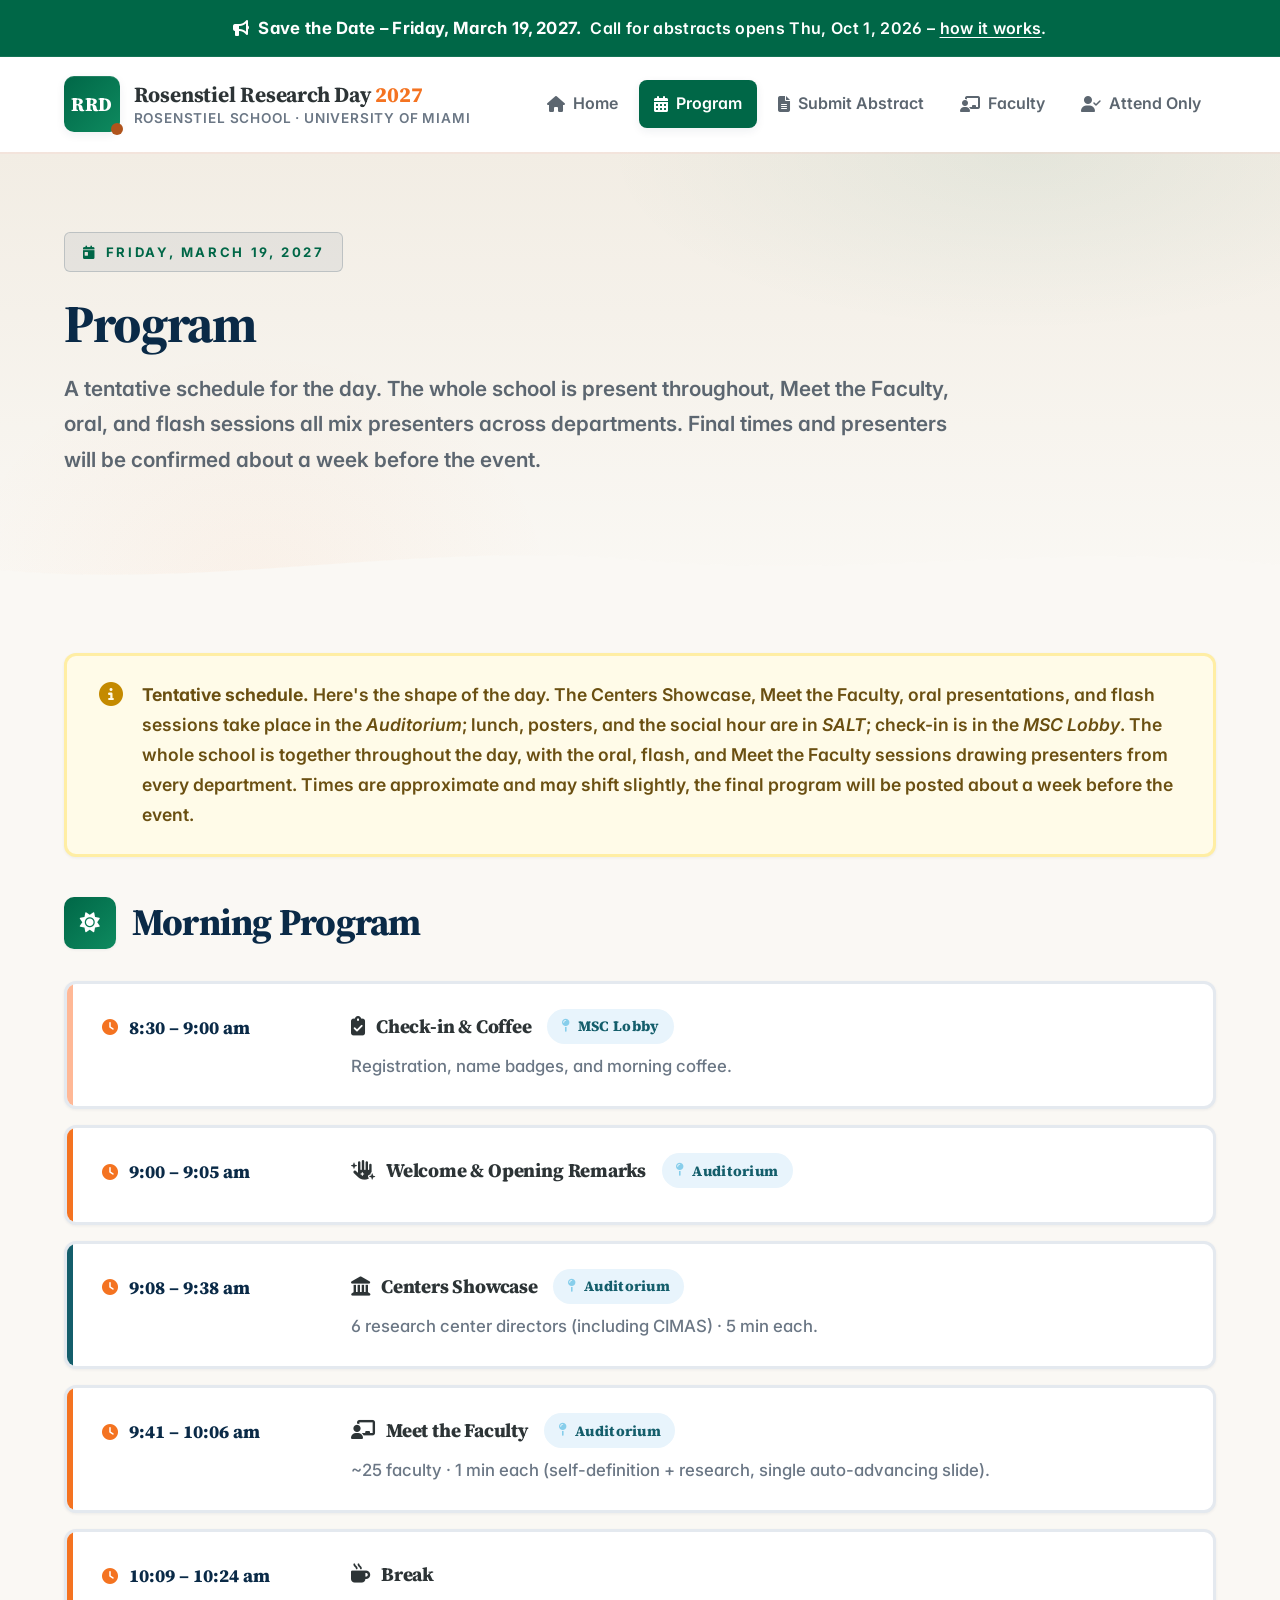
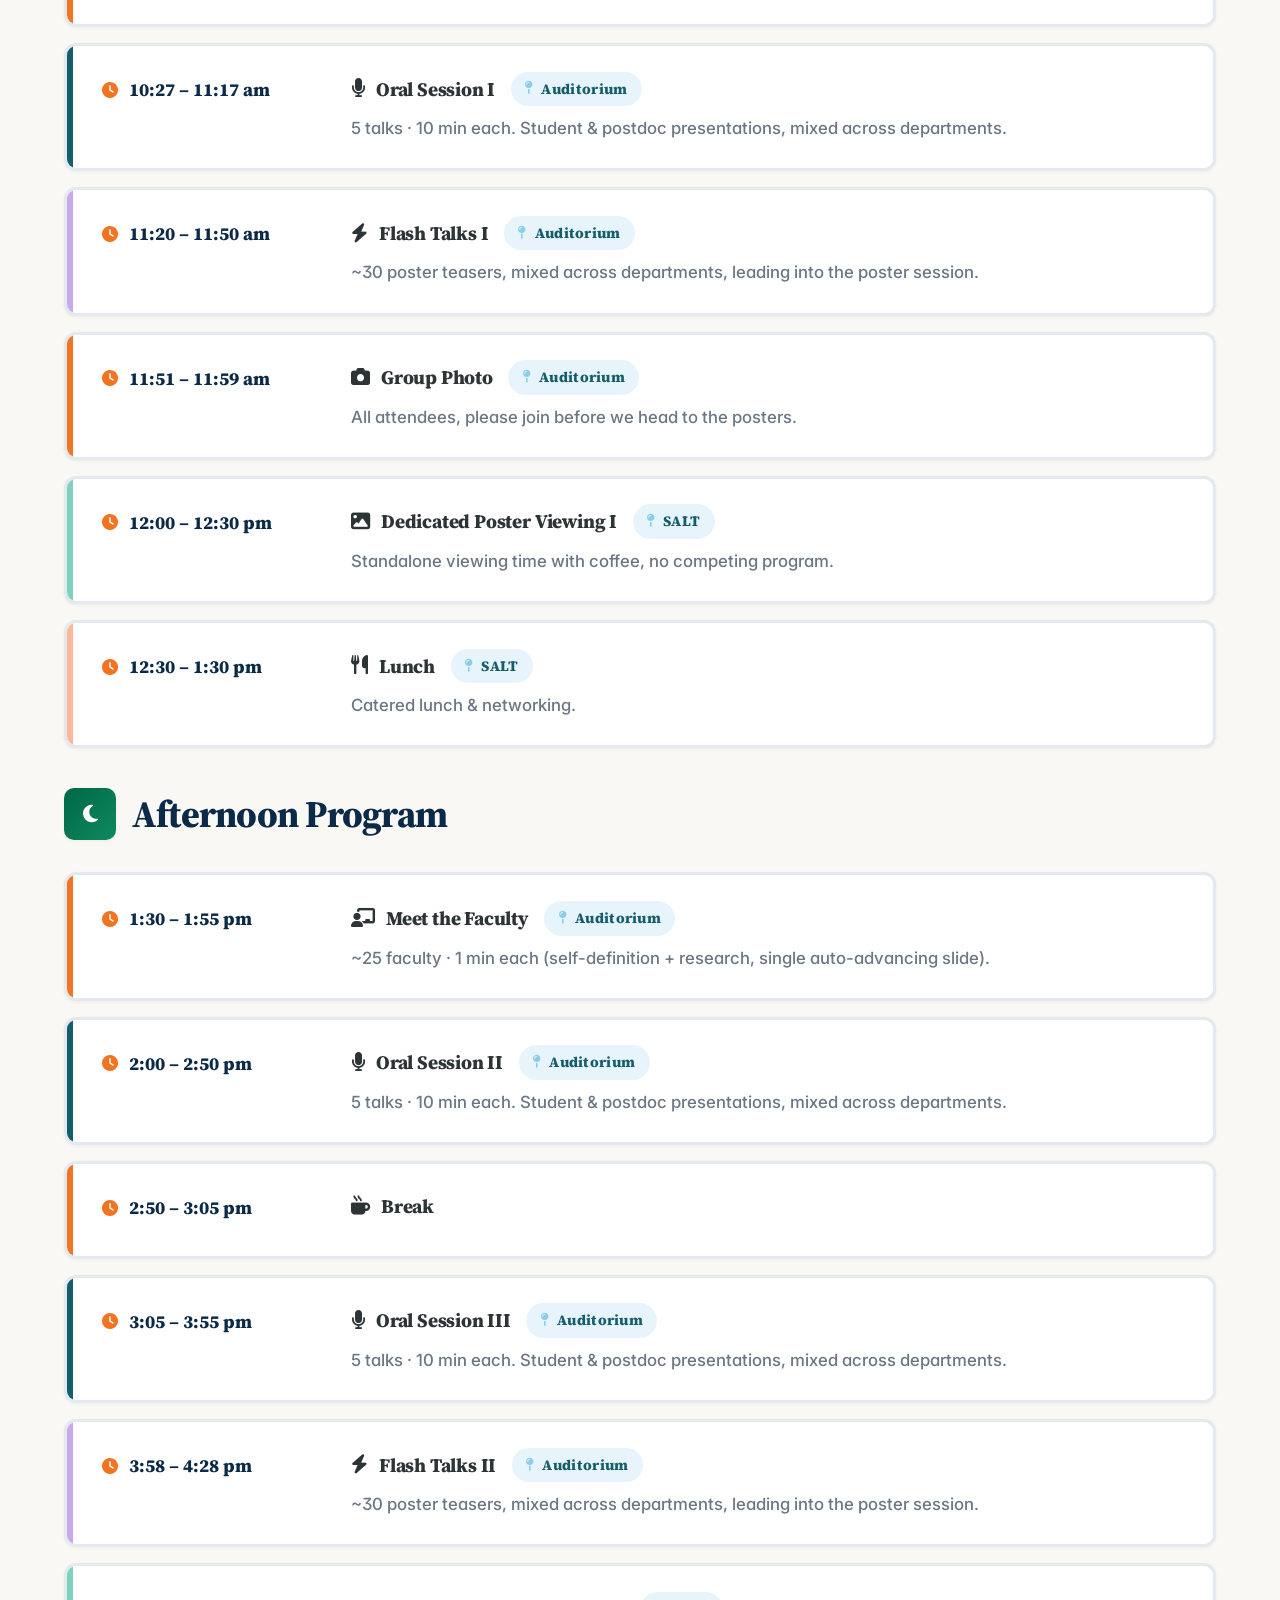
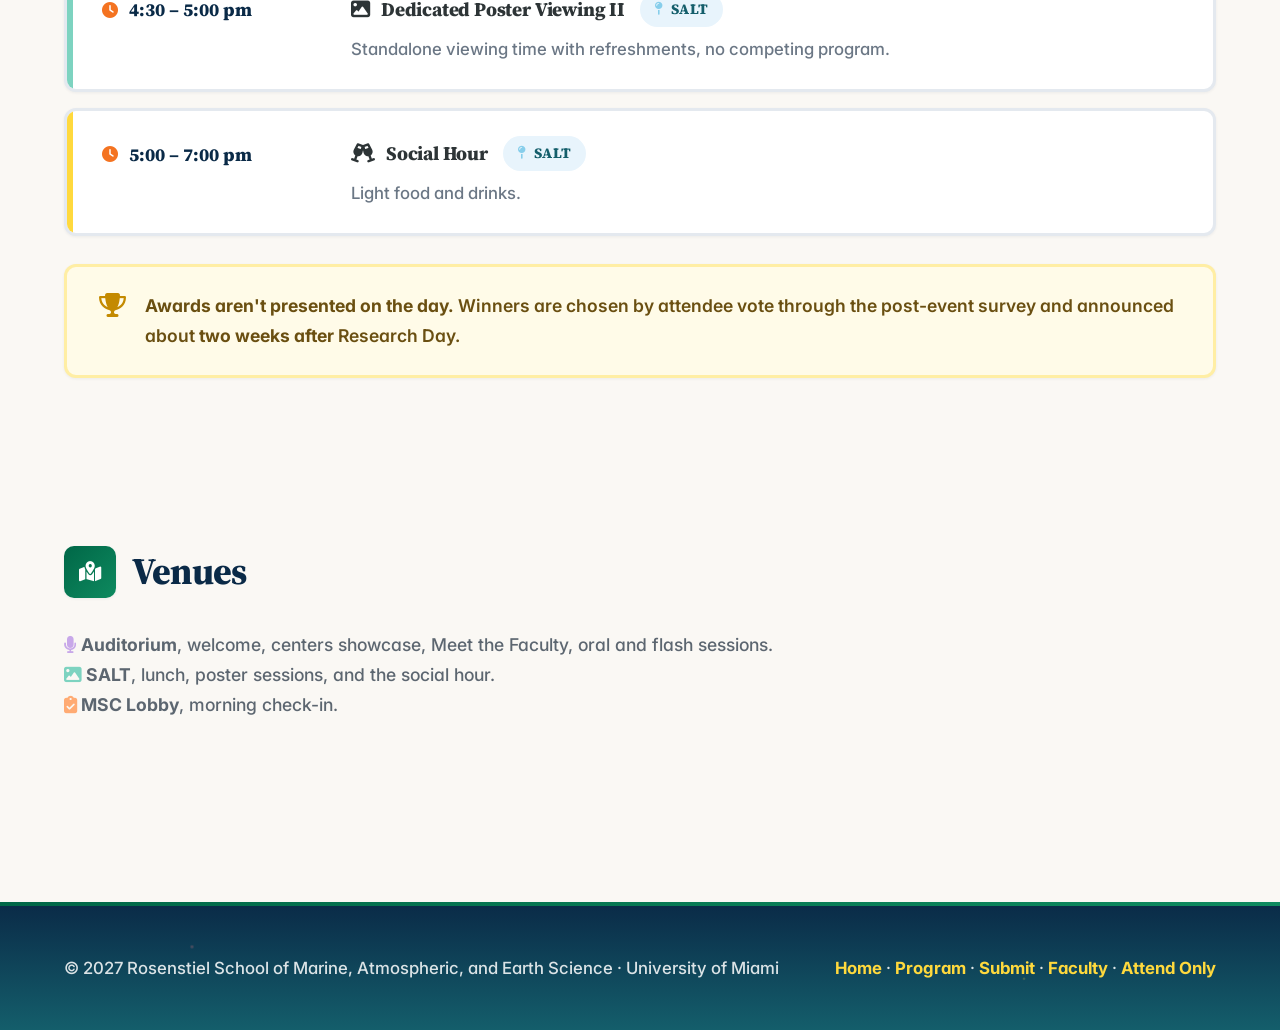
<file: program.html>
<!DOCTYPE html>
<html lang="en">
<head>
  <meta charset="UTF-8" />
  <meta name="viewport" content="width=device-width, initial-scale=1" />
  <title>Program · Rosenstiel Research Day 2027</title>
  <meta name="description" content="Draft schedule for Rosenstiel Research Day 2027, a centers showcase, Meet the Faculty, oral and flash talks, and dedicated poster sessions." />
  <meta name="theme-color" content="#0A2A47" />
  <link rel="stylesheet" href="styles.css" />
  <link rel="stylesheet" href="https://cdnjs.cloudflare.com/ajax/libs/font-awesome/6.5.1/css/all.min.css" />
</head>
<body>

  <div class="topbar">
    <i class="fas fa-bullhorn"></i> &nbsp;<strong>Save the Date – Friday, March 19, 2027.</strong>
    &nbsp;Call for abstracts opens Thu, Oct 1, 2026 –
    <a href="submit.html">how it works</a>.
  </div>

  <header class="site-header">
    <div class="container header-inner">
      <a class="brand" href="index.html">
        <span class="brand-mark">RRD</span>
        <span class="brand-text">
          Rosenstiel Research Day <span class="year">2027</span>
          <span class="school">Rosenstiel School · University of Miami</span>
        </span>
      </a>
      <nav class="site-nav" aria-label="Primary">
        <a href="index.html"><i class="fas fa-home"></i> Home</a>
        <a href="program.html" class="active"><i class="fas fa-calendar-alt"></i> Program</a>
        <a href="submit.html"><i class="fas fa-file-alt"></i> Submit Abstract</a>
        <a href="faculty.html"><i class="fas fa-chalkboard-user"></i> Faculty</a>
        <a href="register.html"><i class="fas fa-user-check"></i> Attend Only</a>
      </nav>
    </div>
  </header>

  <main>
    <section class="page-header">
      <div class="container">
        <p class="eyebrow"><i class="fas fa-calendar-day"></i> Friday, March 19, 2027</p>
        <h1>Program</h1>
        <p class="lede">
          A tentative schedule for the day. The whole school is
          present throughout, Meet the Faculty, oral, and flash sessions all mix
          presenters across departments. Final times and presenters will be
          confirmed about a week before the event.
        </p>
      </div>
      <div class="page-header-waves" aria-hidden="true">
        <svg viewBox="0 0 1440 80" preserveAspectRatio="none">
          <path class="wave-3" d="M0,60 C240,80 480,30 720,50 C960,70 1200,30 1440,55 L1440,80 L0,80 Z" />
        </svg>
      </div>
    </section>

    <section class="container section">
      <div class="callout">
        <i class="fas fa-info-circle"></i>
        <div><strong>Tentative schedule.</strong> Here's the shape of the day. The
        Centers Showcase, Meet the Faculty, oral presentations, and flash sessions take place in the
        <em>Auditorium</em>; lunch, posters, and the social hour are in <em>SALT</em>;
        check-in is in the <em>MSC Lobby</em>. The whole school is together throughout
        the day, with the oral, flash, and Meet the Faculty sessions drawing presenters
        from every department. Times are approximate and may shift slightly, the final
        program will be posted about a week before the event.</div>
      </div>

      <h2><span class="section-icon"><i class="fas fa-sun"></i></span> Morning Program</h2>
      <ol class="schedule">
        <li class="schedule-item is-meal">
          <div class="schedule-time"><i class="fas fa-clock"></i> 8:30 – 9:00 am</div>
          <div class="schedule-body">
            <h3><i class="fas fa-clipboard-check"></i> Check-in &amp; Coffee <span class="venue-tag"><i class="fas fa-map-pin"></i> MSC Lobby</span></h3>
            <p>Registration, name badges, and morning coffee.</p>
          </div>
        </li>
        <li class="schedule-item">
          <div class="schedule-time"><i class="fas fa-clock"></i> 9:00 – 9:05 am</div>
          <div class="schedule-body">
            <h3><i class="fas fa-hand-sparkles"></i> Welcome &amp; Opening Remarks <span class="venue-tag"><i class="fas fa-map-pin"></i> Auditorium</span></h3>
          </div>
        </li>
        <li class="schedule-item is-oral">
          <div class="schedule-time"><i class="fas fa-clock"></i> 9:08 – 9:38 am</div>
          <div class="schedule-body">
            <h3><i class="fas fa-landmark"></i> Centers Showcase <span class="venue-tag"><i class="fas fa-map-pin"></i> Auditorium</span></h3>
            <p>6 research center directors (including CIMAS) &middot; 5 min each.</p>
          </div>
        </li>
        <li class="schedule-item">
          <div class="schedule-time"><i class="fas fa-clock"></i> 9:41 – 10:06 am</div>
          <div class="schedule-body">
            <h3><i class="fas fa-chalkboard-user"></i> Meet the Faculty <span class="venue-tag"><i class="fas fa-map-pin"></i> Auditorium</span></h3>
            <p>~25 faculty &middot; 1 min each (self-definition + research, single auto-advancing slide).</p>
          </div>
        </li>
        <li class="schedule-item">
          <div class="schedule-time"><i class="fas fa-clock"></i> 10:09 – 10:24 am</div>
          <div class="schedule-body">
            <h3><i class="fas fa-mug-hot"></i> Break</h3>
          </div>
        </li>
        <li class="schedule-item is-oral">
          <div class="schedule-time"><i class="fas fa-clock"></i> 10:27 – 11:17 am</div>
          <div class="schedule-body">
            <h3><i class="fas fa-microphone"></i> Oral Session I <span class="venue-tag"><i class="fas fa-map-pin"></i> Auditorium</span></h3>
            <p>5 talks &middot; 10 min each. Student &amp; postdoc presentations, mixed across departments.</p>
          </div>
        </li>
        <li class="schedule-item is-lightning">
          <div class="schedule-time"><i class="fas fa-clock"></i> 11:20 – 11:50 am</div>
          <div class="schedule-body">
            <h3><i class="fas fa-bolt"></i> Flash Talks I <span class="venue-tag"><i class="fas fa-map-pin"></i> Auditorium</span></h3>
            <p>~30 poster teasers, mixed across departments, leading into the poster session.</p>
          </div>
        </li>
        <li class="schedule-item is-photo">
          <div class="schedule-time"><i class="fas fa-clock"></i> 11:51 – 11:59 am</div>
          <div class="schedule-body">
            <h3><i class="fas fa-camera"></i> Group Photo <span class="venue-tag"><i class="fas fa-map-pin"></i> Auditorium</span></h3>
            <p>All attendees, please join before we head to the posters.</p>
          </div>
        </li>
        <li class="schedule-item is-poster">
          <div class="schedule-time"><i class="fas fa-clock"></i> 12:00 – 12:30 pm</div>
          <div class="schedule-body">
            <h3><i class="fas fa-image"></i> Dedicated Poster Viewing I <span class="venue-tag"><i class="fas fa-map-pin"></i> SALT</span></h3>
            <p>Standalone viewing time with coffee, no competing program.</p>
          </div>
        </li>
        <li class="schedule-item is-meal">
          <div class="schedule-time"><i class="fas fa-clock"></i> 12:30 – 1:30 pm</div>
          <div class="schedule-body">
            <h3><i class="fas fa-utensils"></i> Lunch <span class="venue-tag"><i class="fas fa-map-pin"></i> SALT</span></h3>
            <p>Catered lunch &amp; networking.</p>
          </div>
        </li>
      </ol>

      <h2 style="margin-top:2.5rem;"><span class="section-icon"><i class="fas fa-moon"></i></span> Afternoon Program</h2>
      <ol class="schedule">
        <li class="schedule-item">
          <div class="schedule-time"><i class="fas fa-clock"></i> 1:30 – 1:55 pm</div>
          <div class="schedule-body">
            <h3><i class="fas fa-chalkboard-user"></i> Meet the Faculty <span class="venue-tag"><i class="fas fa-map-pin"></i> Auditorium</span></h3>
            <p>~25 faculty &middot; 1 min each (self-definition + research, single auto-advancing slide).</p>
          </div>
        </li>
        <li class="schedule-item is-oral">
          <div class="schedule-time"><i class="fas fa-clock"></i> 2:00 – 2:50 pm</div>
          <div class="schedule-body">
            <h3><i class="fas fa-microphone"></i> Oral Session II <span class="venue-tag"><i class="fas fa-map-pin"></i> Auditorium</span></h3>
            <p>5 talks &middot; 10 min each. Student &amp; postdoc presentations, mixed across departments.</p>
          </div>
        </li>
        <li class="schedule-item">
          <div class="schedule-time"><i class="fas fa-clock"></i> 2:50 – 3:05 pm</div>
          <div class="schedule-body">
            <h3><i class="fas fa-mug-hot"></i> Break</h3>
          </div>
        </li>
        <li class="schedule-item is-oral">
          <div class="schedule-time"><i class="fas fa-clock"></i> 3:05 – 3:55 pm</div>
          <div class="schedule-body">
            <h3><i class="fas fa-microphone"></i> Oral Session III <span class="venue-tag"><i class="fas fa-map-pin"></i> Auditorium</span></h3>
            <p>5 talks &middot; 10 min each. Student &amp; postdoc presentations, mixed across departments.</p>
          </div>
        </li>
        <li class="schedule-item is-lightning">
          <div class="schedule-time"><i class="fas fa-clock"></i> 3:58 – 4:28 pm</div>
          <div class="schedule-body">
            <h3><i class="fas fa-bolt"></i> Flash Talks II <span class="venue-tag"><i class="fas fa-map-pin"></i> Auditorium</span></h3>
            <p>~30 poster teasers, mixed across departments, leading into the poster session.</p>
          </div>
        </li>
        <li class="schedule-item is-poster">
          <div class="schedule-time"><i class="fas fa-clock"></i> 4:30 – 5:00 pm</div>
          <div class="schedule-body">
            <h3><i class="fas fa-image"></i> Dedicated Poster Viewing II <span class="venue-tag"><i class="fas fa-map-pin"></i> SALT</span></h3>
            <p>Standalone viewing time with refreshments, no competing program.</p>
          </div>
        </li>
        <li class="schedule-item is-social">
          <div class="schedule-time"><i class="fas fa-clock"></i> 5:00 – 7:00 pm</div>
          <div class="schedule-body">
            <h3><i class="fas fa-champagne-glasses"></i> Social Hour <span class="venue-tag"><i class="fas fa-map-pin"></i> SALT</span></h3>
            <p>Light food and drinks.</p>
          </div>
        </li>
      </ol>
      <div class="callout" style="margin-top:1.75rem;">
        <i class="fas fa-trophy"></i>
        <div><strong>Awards aren't presented on the day.</strong> Winners are chosen by attendee vote through the post-event survey and announced about <strong>two weeks after</strong> Research Day.</div>
      </div>
    </section>

    <section class="container section">
      <h2><span class="section-icon"><i class="fas fa-map-location-dot"></i></span> Venues</h2>
      <p>
        <strong><i class="fas fa-microphone" style="color:var(--mid)"></i> Auditorium</strong>, welcome, centers showcase, Meet the Faculty, oral and flash sessions.<br />
        <strong><i class="fas fa-image" style="color:var(--reef)"></i> SALT</strong>, lunch, poster sessions, and the social hour.<br />
        <strong><i class="fas fa-clipboard-check" style="color:#FFAB73"></i> MSC Lobby</strong>, morning check-in.
      </p>
    </section>
  </main>

  <footer class="site-footer">
    <div class="accent-bar"></div>
    <div class="container footer-inner">
      <p>&copy; 2027 Rosenstiel School of Marine, Atmospheric, and Earth Science · University of Miami</p>
      <p><a href="index.html">Home</a> · <a href="program.html">Program</a> · <a href="submit.html">Submit</a> · <a href="faculty.html">Faculty</a> · <a href="register.html">Attend Only</a></p>
    </div>
  </footer>
</body>
</html>
</file>
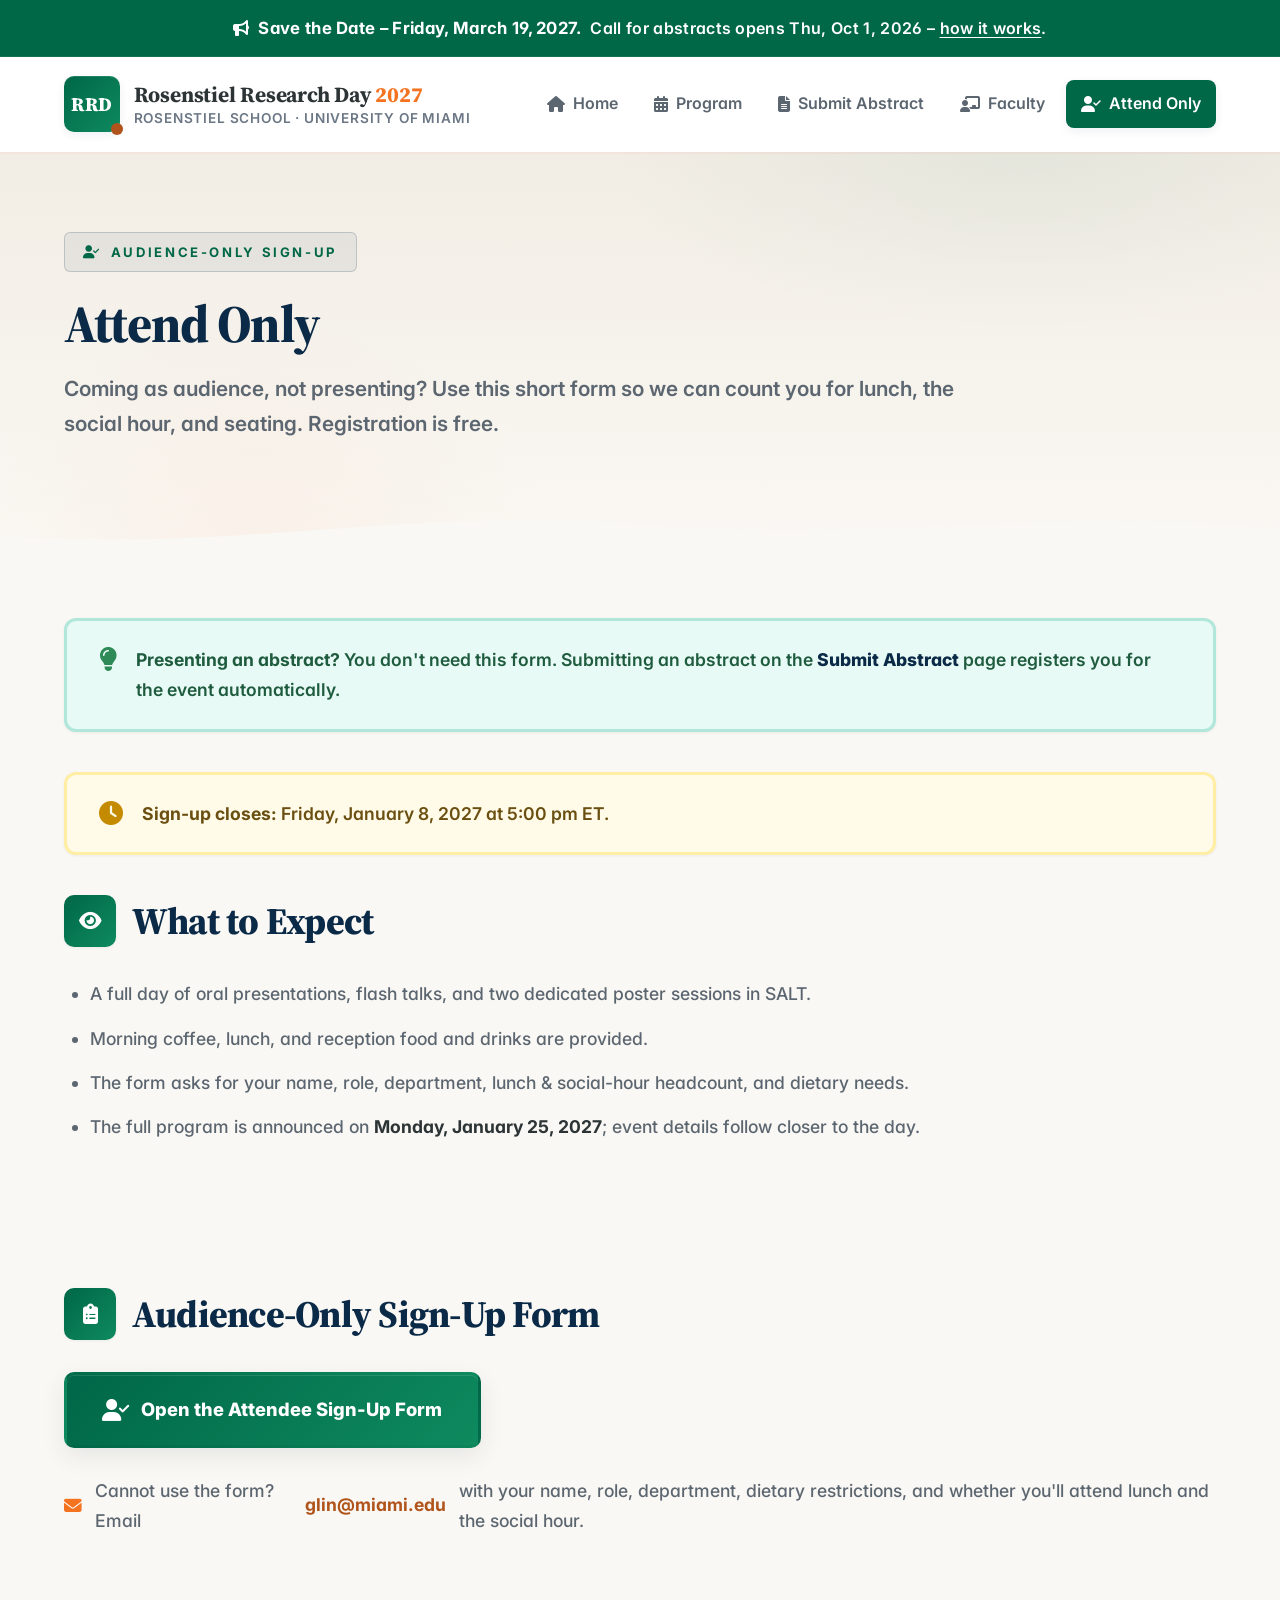
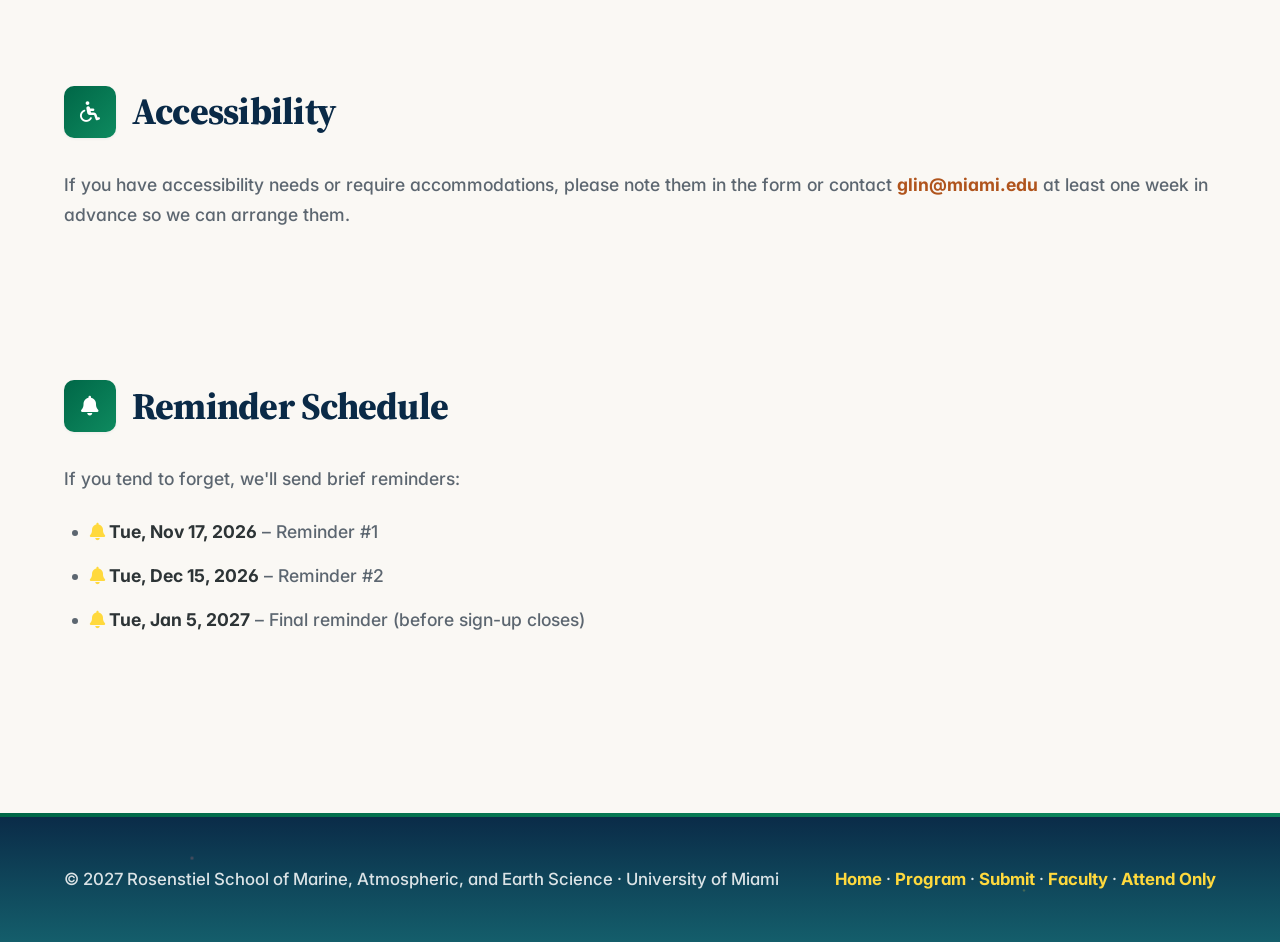
<file: register.html>
<!DOCTYPE html>
<html lang="en">
<head>
  <meta charset="UTF-8" />
  <meta name="viewport" content="width=device-width, initial-scale=1" />
  <title>Attend Only · Rosenstiel Research Day 2027</title>
  <meta name="description" content="Audience-only sign-up for Rosenstiel Research Day 2027. Presenters are registered automatically when they submit an abstract." />
  <meta name="theme-color" content="#0A2A47" />
  <link rel="stylesheet" href="styles.css" />
  <link rel="stylesheet" href="https://cdnjs.cloudflare.com/ajax/libs/font-awesome/6.5.1/css/all.min.css" />
</head>
<body>

  <div class="topbar">
    <i class="fas fa-bullhorn"></i> &nbsp;<strong>Save the Date – Friday, March 19, 2027.</strong>
    &nbsp;Call for abstracts opens Thu, Oct 1, 2026 –
    <a href="submit.html">how it works</a>.
  </div>

  <header class="site-header">
    <div class="container header-inner">
      <a class="brand" href="index.html">
        <span class="brand-mark">RRD</span>
        <span class="brand-text">
          Rosenstiel Research Day <span class="year">2027</span>
          <span class="school">Rosenstiel School · University of Miami</span>
        </span>
      </a>
      <nav class="site-nav" aria-label="Primary">
        <a href="index.html"><i class="fas fa-home"></i> Home</a>
        <a href="program.html"><i class="fas fa-calendar-alt"></i> Program</a>
        <a href="submit.html"><i class="fas fa-file-alt"></i> Submit Abstract</a>
        <a href="faculty.html"><i class="fas fa-chalkboard-user"></i> Faculty</a>
        <a href="register.html" class="active"><i class="fas fa-user-check"></i> Attend Only</a>
      </nav>
    </div>
  </header>

  <main>
    <section class="page-header">
      <div class="container">
        <p class="eyebrow"><i class="fas fa-user-check"></i> Audience-Only Sign-Up</p>
        <h1>Attend Only</h1>
        <p class="lede">
          Coming as audience, not presenting? Use this short form so we
          can count you for lunch, the social hour, and seating.
          Registration is free.
        </p>
      </div>
      <div class="page-header-waves" aria-hidden="true">
        <svg viewBox="0 0 1440 80" preserveAspectRatio="none">
          <path class="wave-3" d="M0,60 C240,80 480,30 720,50 C960,70 1200,30 1440,55 L1440,80 L0,80 Z" />
        </svg>
      </div>
    </section>

    <section class="container section">
      <div class="callout callout-highlight">
        <i class="fas fa-lightbulb"></i>
        <div><strong>Presenting an abstract?</strong> You don't need this form.
        Submitting an abstract on the
        <a href="submit.html">Submit Abstract</a> page registers you for the
        event automatically.</div>
      </div>

      <div class="callout">
        <i class="fas fa-clock"></i>
        <div><strong>Sign-up closes:</strong> Friday, January 8, 2027 at 5:00 pm ET.</div>
      </div>

      <h2><span class="section-icon"><i class="fas fa-eye"></i></span> What to Expect</h2>
      <ul class="bulleted">
        <li>A full day of oral presentations, flash talks, and two dedicated poster sessions in SALT.</li>
        <li>Morning coffee, lunch, and reception food and drinks are provided.</li>
        <li>The form asks for your name, role, department, lunch &amp; social-hour headcount, and dietary needs.</li>
        <li>The full program is announced on <strong>Monday, January 25, 2027</strong>; event details follow closer to the day.</li>
      </ul>
    </section>

    <section class="container section">
      <h2><span class="section-icon"><i class="fas fa-clipboard-list"></i></span> Audience-Only Sign-Up Form</h2>

      <p style="margin:1.75rem 0;">
        <a class="btn btn-primary" href="https://forms.gle/xRydyRpmpx8rhLwX9" target="_blank" rel="noopener"><i class="fas fa-user-check"></i> Open the Attendee Sign-Up Form</a>
      </p>

      <p class="form-fallback">
        <i class="fas fa-envelope"></i> Cannot use the form? Email
        <a href="mailto:glin@miami.edu?subject=RRD%202027%20Audience%20Sign-Up">glin@miami.edu</a>
        with your name, role, department, dietary restrictions, and whether
        you'll attend lunch and the social hour.
      </p>
    </section>

    <section class="container section">
      <h2><span class="section-icon"><i class="fas fa-wheelchair"></i></span> Accessibility</h2>
      <p>
        If you have accessibility needs or require accommodations, please
        note them in the form or contact
        <a href="mailto:glin@miami.edu">glin@miami.edu</a> at least one week
        in advance so we can arrange them.
      </p>
    </section>

    <section class="container section">
      <h2><span class="section-icon"><i class="fas fa-bell"></i></span> Reminder Schedule</h2>
      <p>If you tend to forget, we'll send brief reminders:</p>
      <ul class="bulleted">
        <li><strong><i class="fas fa-bell" style="color:var(--sun)"></i> Tue, Nov 17, 2026</strong> – Reminder #1</li>
        <li><strong><i class="fas fa-bell" style="color:var(--sun)"></i> Tue, Dec 15, 2026</strong> – Reminder #2</li>
        <li><strong><i class="fas fa-bell" style="color:var(--sun)"></i> Tue, Jan 5, 2027</strong> – Final reminder (before sign-up closes)</li>
      </ul>
    </section>
  </main>

  <footer class="site-footer">
    <div class="accent-bar"></div>
    <div class="container footer-inner">
      <p>&copy; 2027 Rosenstiel School of Marine, Atmospheric, and Earth Science · University of Miami</p>
      <p><a href="index.html">Home</a> · <a href="program.html">Program</a> · <a href="submit.html">Submit</a> · <a href="faculty.html">Faculty</a> · <a href="register.html">Attend Only</a></p>
    </div>
  </footer>
</body>
</html>
</file>
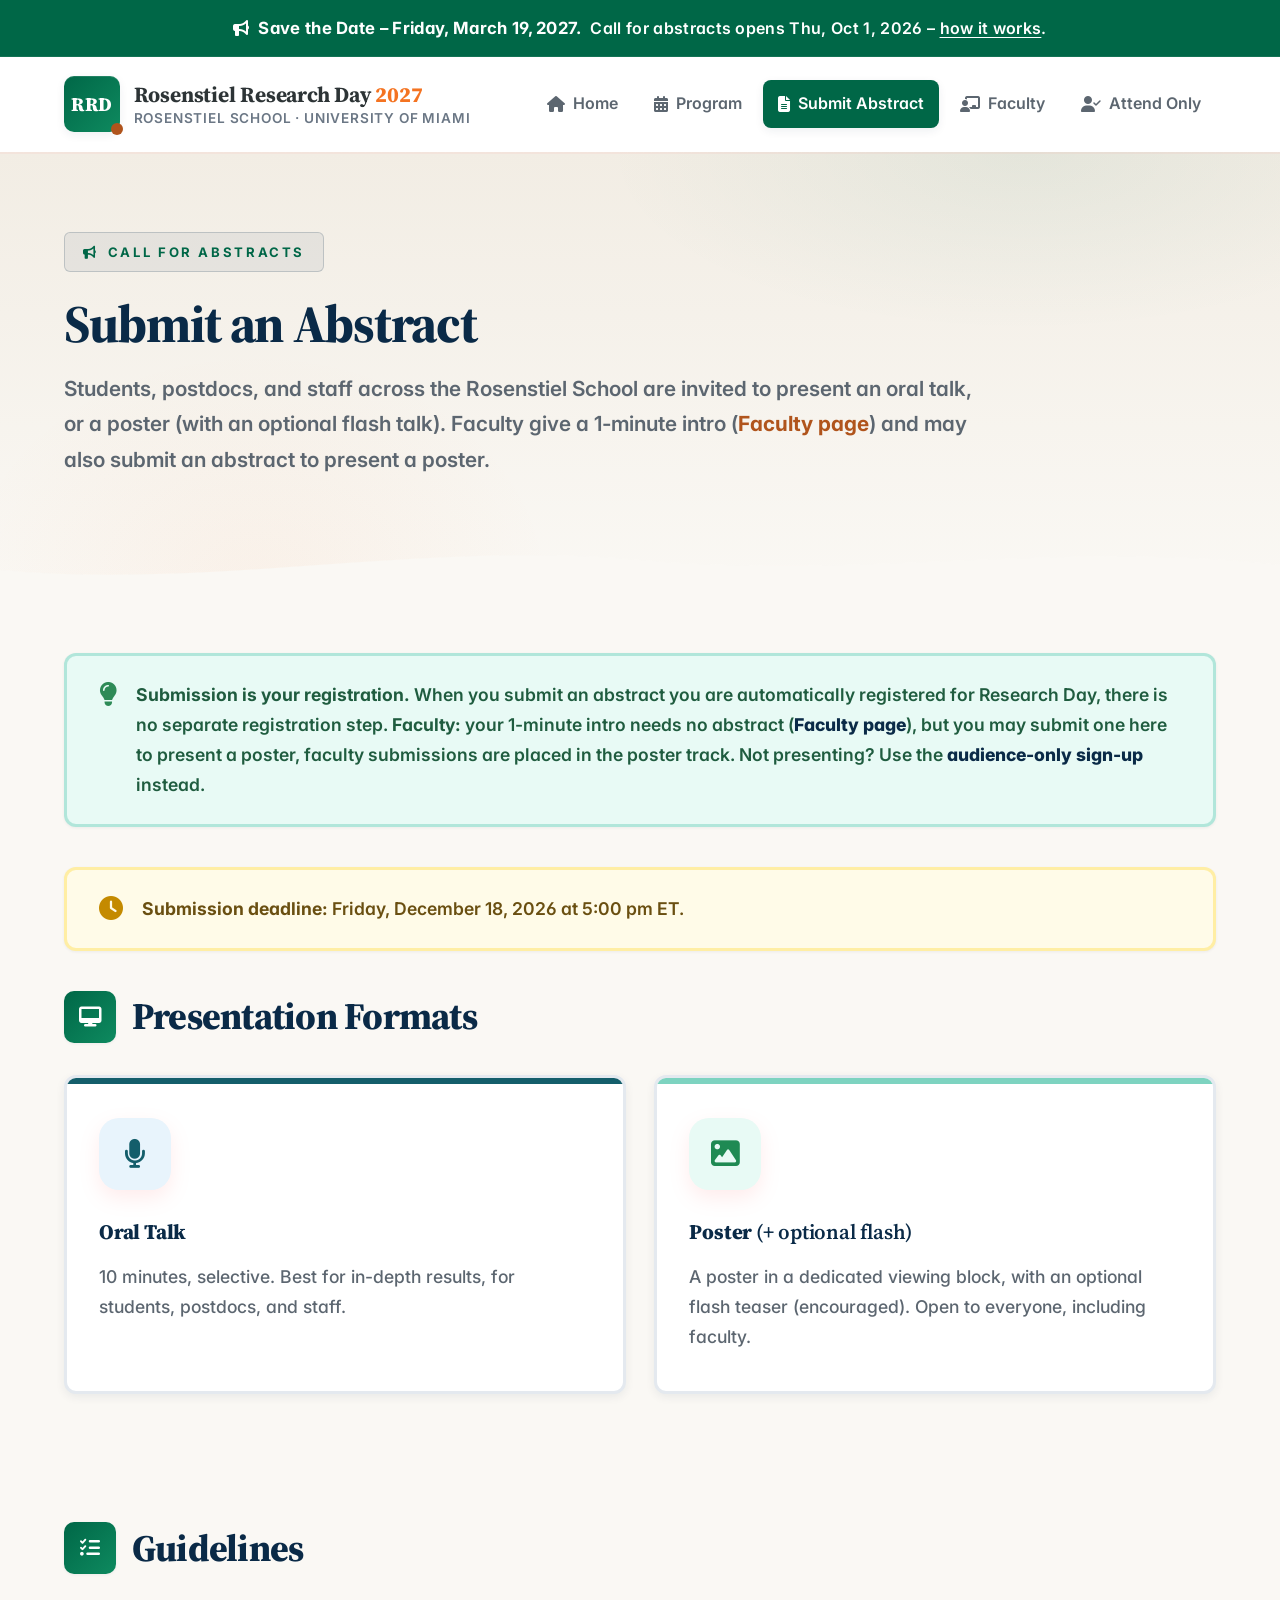
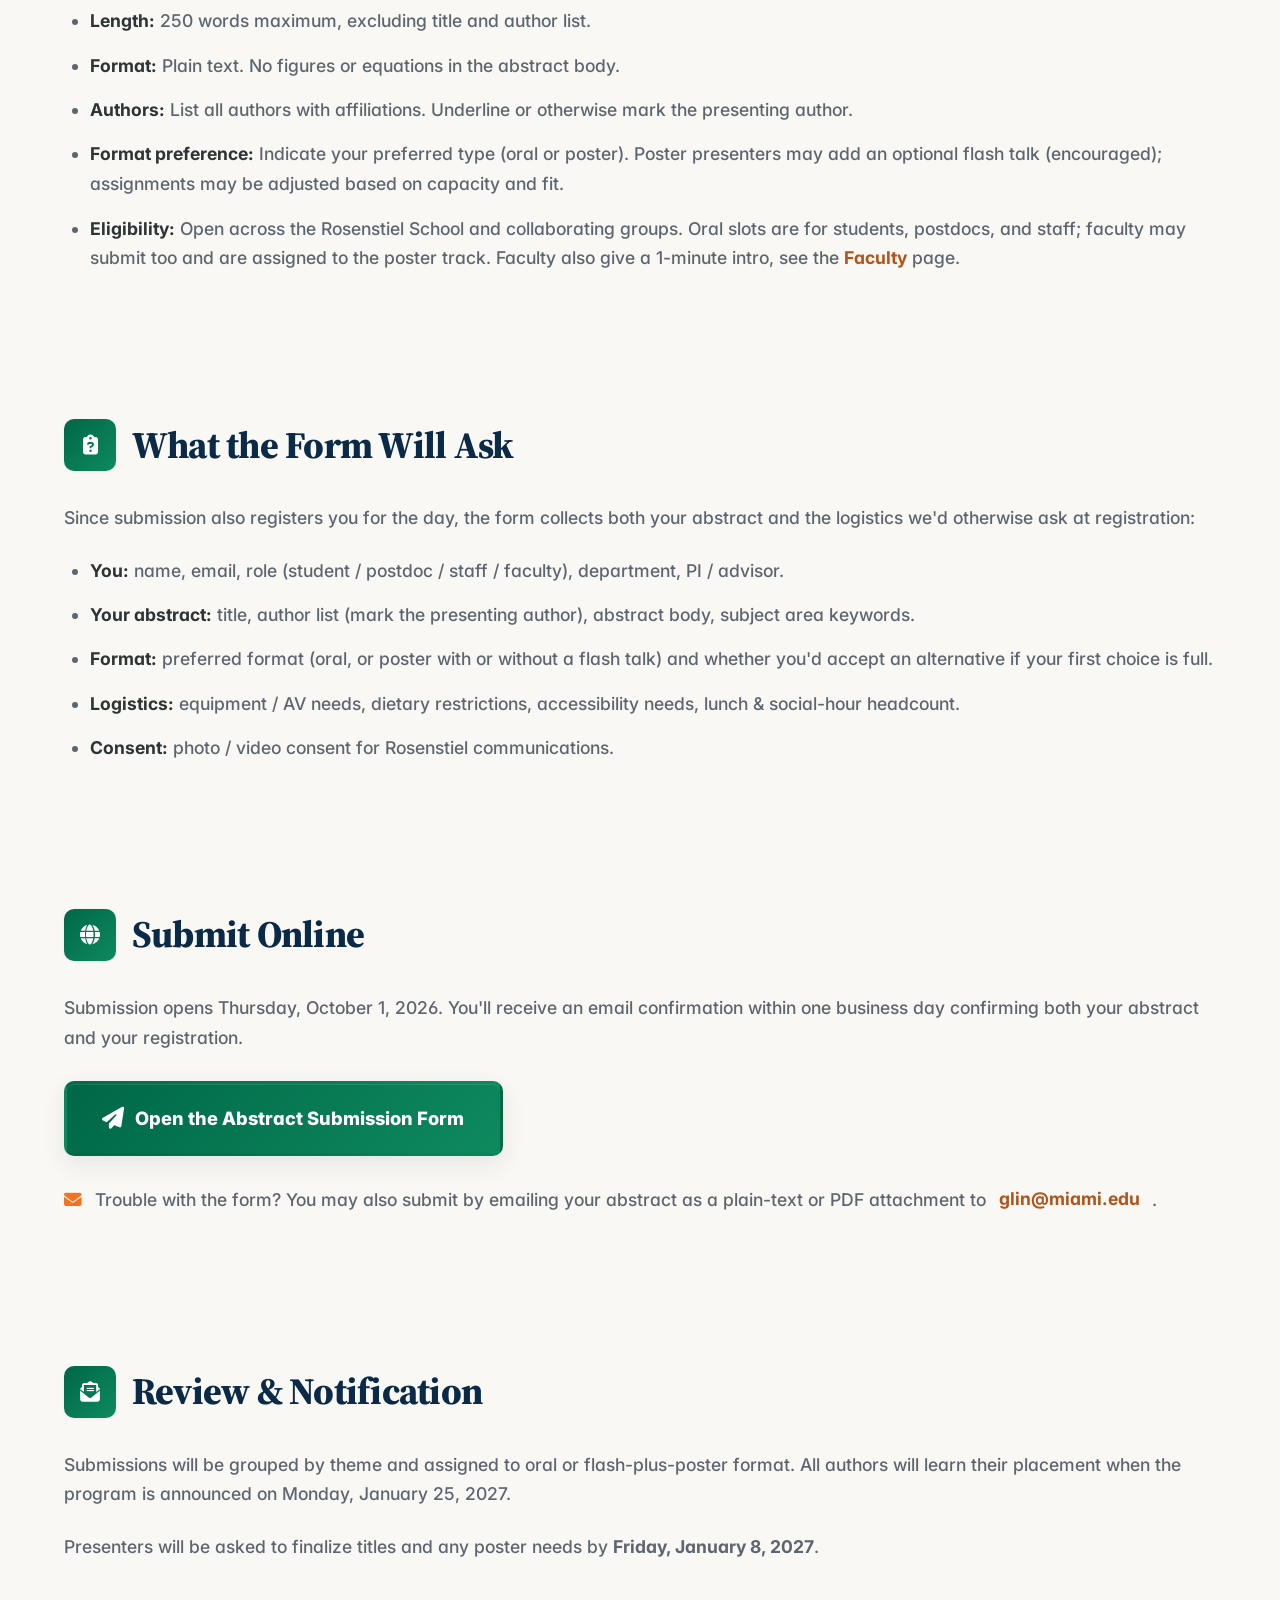
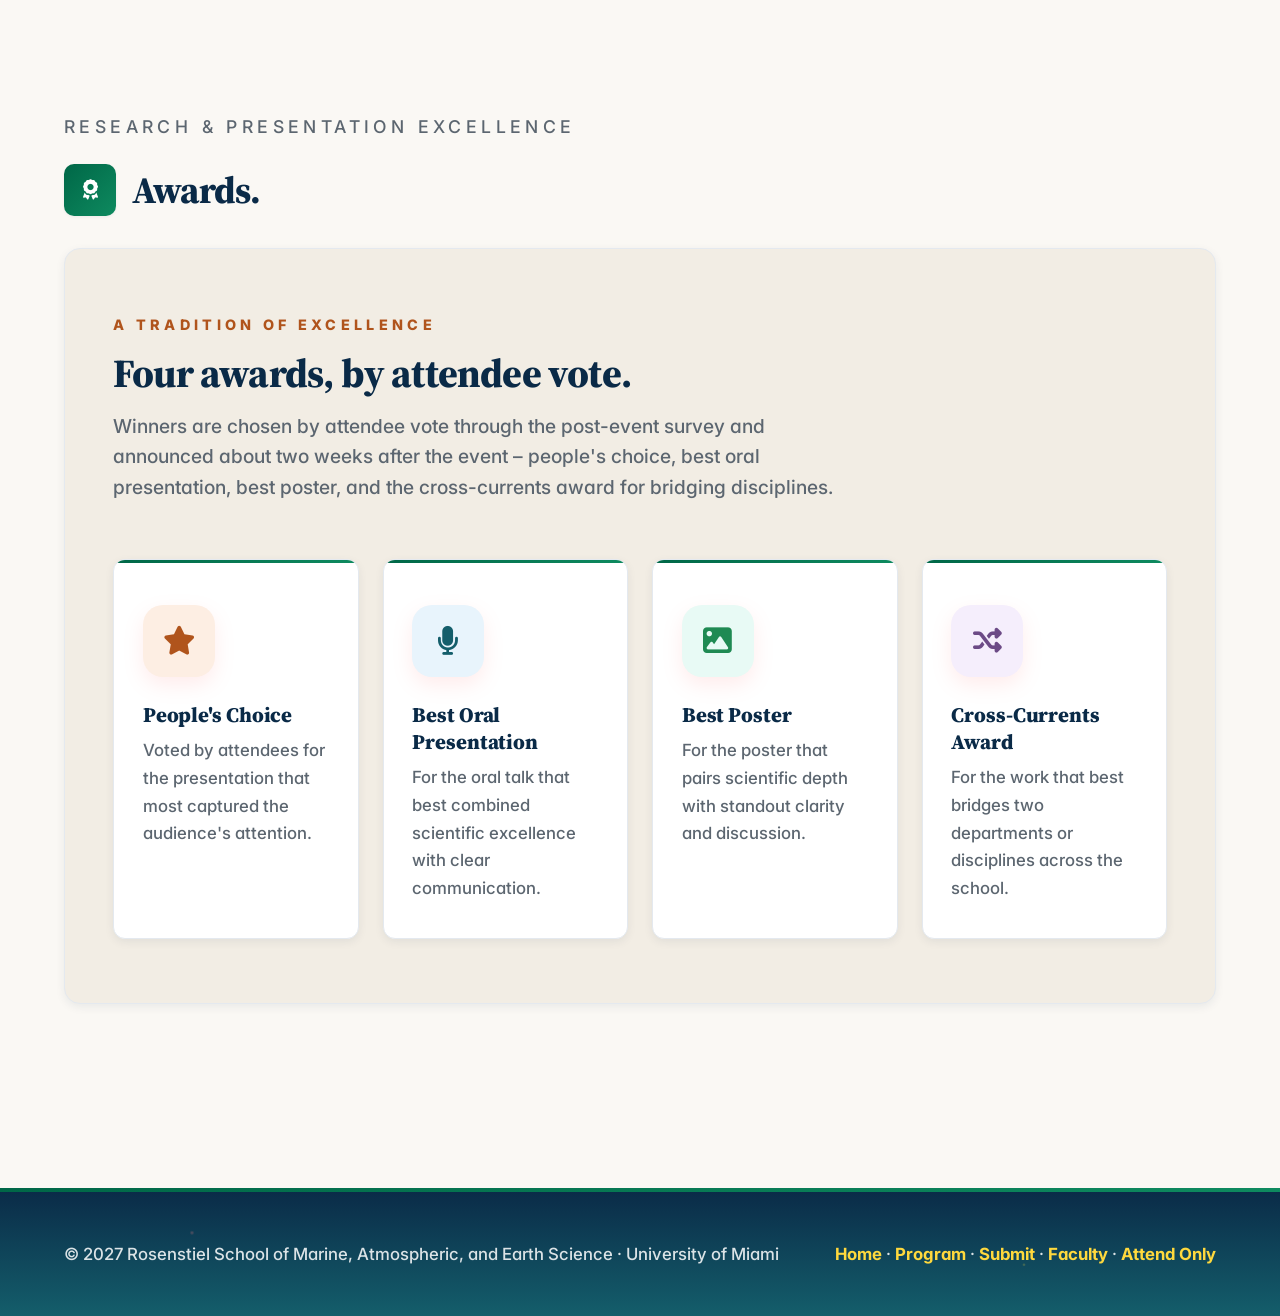
<file: submit.html>
<!DOCTYPE html>
<html lang="en">
<head>
  <meta charset="UTF-8" />
  <meta name="viewport" content="width=device-width, initial-scale=1" />
  <title>Submit Abstract · Rosenstiel Research Day 2027</title>
  <meta name="description" content="Submit an abstract for Rosenstiel Research Day 2027, oral talk, flash talk, or poster." />
  <meta name="theme-color" content="#0A2A47" />
  <link rel="stylesheet" href="styles.css" />
  <link rel="stylesheet" href="https://cdnjs.cloudflare.com/ajax/libs/font-awesome/6.5.1/css/all.min.css" />
</head>
<body>

  <div class="topbar">
    <i class="fas fa-bullhorn"></i> &nbsp;<strong>Save the Date – Friday, March 19, 2027.</strong>
    &nbsp;Call for abstracts opens Thu, Oct 1, 2026 –
    <a href="submit.html">how it works</a>.
  </div>

  <header class="site-header">
    <div class="container header-inner">
      <a class="brand" href="index.html">
        <span class="brand-mark">RRD</span>
        <span class="brand-text">
          Rosenstiel Research Day <span class="year">2027</span>
          <span class="school">Rosenstiel School · University of Miami</span>
        </span>
      </a>
      <nav class="site-nav" aria-label="Primary">
        <a href="index.html"><i class="fas fa-home"></i> Home</a>
        <a href="program.html"><i class="fas fa-calendar-alt"></i> Program</a>
        <a href="submit.html" class="active"><i class="fas fa-file-alt"></i> Submit Abstract</a>
        <a href="faculty.html"><i class="fas fa-chalkboard-user"></i> Faculty</a>
        <a href="register.html"><i class="fas fa-user-check"></i> Attend Only</a>
      </nav>
    </div>
  </header>

  <main>
    <section class="page-header">
      <div class="container">
        <p class="eyebrow"><i class="fas fa-bullhorn"></i> Call for Abstracts</p>
        <h1>Submit an Abstract</h1>
        <p class="lede">
          Students, postdocs, and staff across the Rosenstiel School
          are invited to present an oral talk, or a poster (with an optional flash talk).
          Faculty give a 1-minute intro (<a href="faculty.html">Faculty page</a>)
          and may also submit an abstract to present a poster.
        </p>
      </div>
      <div class="page-header-waves" aria-hidden="true">
        <svg viewBox="0 0 1440 80" preserveAspectRatio="none">
          <path class="wave-3" d="M0,60 C240,80 480,30 720,50 C960,70 1200,30 1440,55 L1440,80 L0,80 Z" />
        </svg>
      </div>
    </section>

    <section class="container section">
      <div class="callout callout-highlight">
        <i class="fas fa-lightbulb"></i>
        <div><strong>Submission is your registration.</strong> When you submit an
        abstract you are automatically registered for Research Day,
        there is no separate registration step. <strong>Faculty:</strong> your
        1-minute intro needs no abstract (<a href="faculty.html">Faculty page</a>),
        but you may submit one here to present a poster, faculty submissions are
        placed in the poster track. Not presenting?
        Use the <a href="register.html">audience-only sign-up</a> instead.</div>
      </div>

      <div class="callout">
        <i class="fas fa-clock"></i>
        <div><strong>Submission deadline:</strong> Friday, December 18, 2026 at 5:00 pm ET.</div>
      </div>

      <h2><span class="section-icon"><i class="fas fa-desktop"></i></span> Presentation Formats</h2>
      <div class="cards">
        <div class="card card-oral">
          <div class="card-icon"><i class="fas fa-microphone"></i></div>
          <h3>Oral Talk</h3>
          <p>10 minutes, selective. Best for in-depth results, for students, postdocs, and staff.</p>
        </div>
        <div class="card card-poster">
          <div class="card-icon"><i class="fas fa-image"></i></div>
          <h3>Poster <span style="font-weight:600">(+ optional flash)</span></h3>
          <p>A poster in a dedicated viewing block, with an optional flash teaser (encouraged). Open to everyone, including faculty.</p>
        </div>
      </div>
    </section>

    <section class="container section">
      <h2><span class="section-icon"><i class="fas fa-list-check"></i></span> Guidelines</h2>
      <ul class="bulleted">
        <li><strong>Length:</strong> 250 words maximum, excluding title and author list.</li>
        <li><strong>Format:</strong> Plain text. No figures or equations in the abstract body.</li>
        <li><strong>Authors:</strong> List all authors with affiliations. Underline or otherwise mark the presenting author.</li>
        <li><strong>Format preference:</strong> Indicate your preferred type (oral or poster). Poster presenters may add an optional flash talk (encouraged); assignments may be adjusted based on capacity and fit.</li>
        <li><strong>Eligibility:</strong> Open across the Rosenstiel School and collaborating groups. Oral slots are for students, postdocs, and staff; faculty may submit too and are assigned to the poster track. Faculty also give a 1-minute intro, see the <a href="faculty.html">Faculty</a> page.</li>
      </ul>
    </section>

    <section class="container section">
      <h2><span class="section-icon"><i class="fas fa-clipboard-question"></i></span> What the Form Will Ask</h2>
      <p>
        Since submission also registers you for the day, the form collects
        both your abstract and the logistics we'd otherwise ask at registration:
      </p>
      <ul class="bulleted">
        <li><strong>You:</strong> name, email, role (student / postdoc / staff / faculty), department, PI / advisor.</li>
        <li><strong>Your abstract:</strong> title, author list (mark the presenting author), abstract body, subject area keywords.</li>
        <li><strong>Format:</strong> preferred format (oral, or poster with or without a flash talk) and whether you'd accept an alternative if your first choice is full.</li>
        <li><strong>Logistics:</strong> equipment / AV needs, dietary restrictions, accessibility needs, lunch &amp; social-hour headcount.</li>
        <li><strong>Consent:</strong> photo / video consent for Rosenstiel communications.</li>
      </ul>
    </section>

    <section class="container section">
      <h2><span class="section-icon"><i class="fas fa-globe"></i></span> Submit Online</h2>
      <p>
        Submission opens Thursday, October 1, 2026. You'll receive an email
        confirmation within one business day confirming both your abstract and
        your registration.
      </p>

      <p style="margin:1.75rem 0;">
        <a class="btn btn-primary" href="https://forms.gle/FeqaSdNmrD7whnuy6" target="_blank" rel="noopener"><i class="fas fa-paper-plane"></i> Open the Abstract Submission Form</a>
      </p>

      <p class="form-fallback">
        <i class="fas fa-envelope"></i> Trouble with the form? You may also submit by emailing your abstract
        as a plain-text or PDF attachment to
        <a href="mailto:glin@miami.edu?subject=RRD%202027%20Abstract%20Submission">glin@miami.edu</a>.
      </p>
    </section>

    <section class="container section">
      <h2><span class="section-icon"><i class="fas fa-envelope-open-text"></i></span> Review &amp; Notification</h2>
      <p>
        Submissions will be grouped by theme and assigned to oral or
        flash-plus-poster format. All authors will learn their placement when the program
        is announced on Monday, January 25, 2027.
      </p>
      <p>
        Presenters will be asked to finalize titles and any poster needs by
        <strong>Friday, January 8, 2027</strong>.
      </p>
    </section>

    <section class="container section">
      <p class="section-kicker">Research &amp; Presentation Excellence</p>
      <h2><span class="section-icon"><i class="fas fa-award"></i></span> Awards.</h2>

      <div class="awards-wall">
        <div class="awards-wall-header">
          <p class="awards-wall-kicker">A Tradition of Excellence</p>
          <h3 class="awards-wall-title">Four awards, by attendee vote.</h3>
          <p class="awards-wall-sub">
            Winners are chosen by attendee vote through the post-event survey and
            announced about two weeks after the event – people's choice, best oral presentation, best poster, and the cross-currents award for bridging disciplines.
          </p>
        </div>
        <div class="awards-grid">
          <div class="award-card">
            <div class="award-icon"><i class="fas fa-star"></i></div>
            <h4 class="award-name">People's Choice</h4>
            <p class="award-desc">Voted by attendees for the presentation that most captured the audience's attention.</p>
          </div>
          <div class="award-card">
            <div class="award-icon"><i class="fas fa-microphone"></i></div>
            <h4 class="award-name">Best Oral Presentation</h4>
            <p class="award-desc">For the oral talk that best combined scientific excellence with clear communication.</p>
          </div>
          <div class="award-card">
            <div class="award-icon"><i class="fas fa-image"></i></div>
            <h4 class="award-name">Best Poster</h4>
            <p class="award-desc">For the poster that pairs scientific depth with standout clarity and discussion.</p>
          </div>
          <div class="award-card">
            <div class="award-icon"><i class="fas fa-shuffle"></i></div>
            <h4 class="award-name">Cross-Currents Award</h4>
            <p class="award-desc">For the work that best bridges two departments or disciplines across the school.</p>
          </div>
        </div>
      </div>
    </section>
  </main>

  <footer class="site-footer">
    <div class="accent-bar"></div>
    <div class="container footer-inner">
      <p>&copy; 2027 Rosenstiel School of Marine, Atmospheric, and Earth Science · University of Miami</p>
      <p><a href="index.html">Home</a> · <a href="program.html">Program</a> · <a href="submit.html">Submit</a> · <a href="faculty.html">Faculty</a> · <a href="register.html">Attend Only</a></p>
    </div>
  </footer>
</body>
</html>
</file>
<file: styles.css>
/* =========================================================
   Rosenstiel Research Day 2027 — WARM LIGHT COLORFUL stylesheet
   Very light, warm, colorful palette with big fonts and icons
   for eye-catching yet professional academic webpages.
   ========================================================= */

@import url('https://fonts.googleapis.com/css2?family=Source+Serif+4:opsz,wght@8..60,400;8..60,500;8..60,600;8..60,700;8..60,800&family=Inter:wght@400;500;600;700&display=swap');

:root {
  --coral:          #F47321;
  --coral-light:    #FDEEE3;
  --sky:            #87CEEB;
  --sky-light:      #E8F4FC;
  --sun:            #FFD93D;
  --sun-light:      #FFFBE8;
  --lavender:       #C8A8E9;
  --lavender-light: #F5EEFC;
  --mint:           #7DD3C0;
  --mint-light:     #E8FAF5;
  --peach:          #FFB896;
  --peach-light:    #FFF2EB;
  --rose:           #FF9AA2;
  --rose-light:     #FFF0F2;
  --lemon:          #FFF59D;
  --lemon-light:    #FFFDE8;

  --warm-coral:     var(--coral);
  --warm-sky:       var(--sky);
  --warm-sun:       var(--sun);
  --warm-lavender:  var(--lavender);
  --warm-mint:      var(--mint);
  --warm-peach:     var(--peach);

  --reef:           var(--mint);
  --shoal:          var(--sky);
  --mid:            var(--lavender);
  --kelp:           var(--coral);
  --lightning:      var(--sun);

  --deep-navy:      #0A2A47;
  --deep-teal:      #145E6B;
  --deep-coral:     #B0541C;
  --deep-gold:      #B5860F;
  --deep-purple:    #6C4A86;
  --deep-green:     #1F8A53;

  /* Serious structural anchors (used for header, primary buttons, accents) */
  --brand:          #006747;
  --brand-2:        #0E8A5F;
  --brand-grad:     linear-gradient(135deg, #006747 0%, #0E8A5F 100%);

  --bg:             #FAF8F4;
  --bg-warm:        #F2EDE4;
  --surface-white:  #FFFFFF;
  --ink:            #2D3436;
  --ink-soft:       #5C6670;
  --muted:          #6B7785;
  --line:           #E4E9EF;
  --line-warm:      #E4E9EF;

  --font-display: "Source Serif 4", "Source Serif Pro", "Iowan Old Style", "Palatino Linotype", Palatino, Georgia, serif;
  --font-sans:    "Inter", -apple-system, BlinkMacSystemFont, "Segoe UI", Roboto, "Helvetica Neue", Arial, sans-serif;

  --radius-lg: 16px;
  --radius:    12px;
  --radius-sm: 10px;
  --container-w: 1200px;

  --shadow-xs: 0 1px 3px rgba(10, 42, 71, 0.06);
  --shadow-sm: 0 3px 10px rgba(10, 42, 71, 0.07);
  --shadow-md: 0 8px 24px rgba(10, 42, 71, 0.09);
  --shadow-lg: 0 16px 40px rgba(10, 42, 71, 0.11);
  --shadow-xl: 0 24px 56px rgba(10, 42, 71, 0.13);
}

* { box-sizing: border-box; }
html { -webkit-text-size-adjust: 100%; scroll-behavior: smooth; }

body {
  margin: 0;
  font-family: var(--font-sans);
  font-size: 18px;
  line-height: 1.7;
  color: var(--ink);
  background: var(--bg);
  -webkit-font-smoothing: antialiased;
  font-feature-settings: "ss01", "cv11";
}

.container { max-width: var(--container-w); margin: 0 auto; padding: 0 1.5rem; }
img, svg { max-width: 100%; display: block; }

.topbar {
  background: var(--brand);
  color: #fff;
  font-size: 1rem;
  letter-spacing: 0.02em;
  text-align: center;
  padding: 0.85rem 1.2rem;
  position: relative;
  overflow: hidden;
  font-weight: 600;
  border-bottom: 1px solid rgba(255,255,255,0.08);
}
.topbar strong { color: #fff; font-weight: 700; font-size: 1.05rem; }
.topbar a { color: #fff; text-decoration: underline; text-underline-offset: 3px; font-weight: 600; }
.topbar a:hover { color: var(--sun); }

.site-header {
  background: rgba(255, 255, 255, 0.95);
  backdrop-filter: saturate(180%) blur(14px);
  -webkit-backdrop-filter: saturate(180%) blur(14px);
  box-shadow: 0 2px 0 rgba(255, 127, 127, 0.08);
  position: sticky;
  top: 0;
  z-index: 50;
}
.header-inner {
  display: flex;
  align-items: center;
  justify-content: space-between;
  gap: 1.25rem;
  padding-top: 1.2rem;
  padding-bottom: 1.2rem;
  flex-wrap: nowrap;
}
.brand {
  display: inline-flex;
  align-items: center;
  gap: 0.85rem;
  text-decoration: none;
  color: var(--ink);
  min-width: 0;
}
.brand-mark {
  display: inline-grid;
  place-items: center;
  width: 56px;
  height: 56px;
  background: var(--brand-grad);
  color: #fff;
  font-family: var(--font-display);
  font-weight: 800;
  font-size: 1.2rem;
  letter-spacing: 0.03em;
  border-radius: 10px;
  position: relative;
  box-shadow: var(--shadow-sm), inset 0 1px 0 rgba(255,255,255,0.12);
}
.brand-mark::after {
  content: "";
  position: absolute;
  inset: auto -3px -3px auto;
  width: 12px;
  height: 12px;
  background: var(--deep-coral);
  border-radius: 50%;
}
.brand-text {
  font-family: var(--font-display);
  font-size: 1.35rem;
  font-weight: 700;
  letter-spacing: -0.01em;
  line-height: 1.2;
}
.brand-text .school {
  display: block;
  font-family: var(--font-sans);
  font-weight: 600;
  font-size: 0.85rem;
  color: var(--muted);
  letter-spacing: 0.06em;
  text-transform: uppercase;
  margin-top: 2px;
}
.brand-text .year { color: var(--coral); font-weight: 800; }

.site-nav {
  display: flex;
  gap: 0.35rem;
  flex-wrap: nowrap;
  flex-shrink: 0;
}
.site-nav a {
  color: var(--ink-soft);
  text-decoration: none;
  font-size: 1rem;
  font-weight: 600;
  padding: 0.62rem 0.95rem;
  border-radius: 8px;
  transition: all 150ms ease;
  display: inline-flex;
  align-items: center;
  gap: 0.5rem;
  white-space: nowrap;
}
.site-nav a:hover {
  color: var(--brand);
  background: rgba(10, 42, 71, 0.06);
}
.site-nav a.active {
  color: #fff;
  background: var(--brand);
  box-shadow: var(--shadow-sm);
}
.site-nav a.active i { color: #fff; }

.hero {
  position: relative;
  background: var(--bg-warm);
  color: var(--ink);
  overflow: hidden;
  isolation: isolate;
}
.hero::before,
.hero::after { display: none; }
@keyframes drift {
  from { transform: translate(0,0) scale(1); }
  to   { transform: translate(-60px, 40px) scale(1.08); }
}
.hero-inner {
  position: relative;
  z-index: 2;
  padding-top: 7rem;
  padding-bottom: 10rem;
  text-align: center;
  max-width: 1140px;
  margin-left: auto;
  margin-right: auto;
}
.hero-inner > .hero-meta,
.hero-inner > .cta-row,
.hero-inner > .countdown { justify-content: center; }
.hero-inner > .lede,
.hero-inner > .tagline,
.hero-inner > .cta-note { margin-left: auto; margin-right: auto; }
.hero-inner > .cta-note { text-align: left; }

.hero .eyebrow {
  display: inline-flex;
  align-items: center;
  gap: 0.6rem;
  text-transform: uppercase;
  letter-spacing: 0.22em;
  font-size: 0.85rem;
  font-weight: 700;
  color: var(--brand);
  background: rgba(10, 42, 71, 0.06);
  border: 1px solid rgba(10, 42, 71, 0.18);
  padding: 0.55rem 1.2rem;
  border-radius: 6px;
  margin: 0 0 2rem;
  backdrop-filter: blur(8px);
}
.hero h1 {
  font-family: var(--font-display);
  font-weight: 800;
  font-size: clamp(2.7rem, 6.2vw, 5rem);
  line-height: 1.0;
  letter-spacing: -0.03em;
  margin: 0 0 1.4rem;
  color: var(--deep-navy);
  text-wrap: balance;
}
.hero h1 .accent {
  background: linear-gradient(90deg, var(--brand) 0%, var(--brand-2) 100%);
  -webkit-background-clip: text;
  background-clip: text;
  -webkit-text-fill-color: transparent;
  color: transparent;
  font-style: italic;
  font-weight: 700;
}

.hero h1.hero-title {
  display: flex;
  flex-direction: column;
  align-items: center;
  gap: 0.2rem;
  margin: 0 0 2rem;
  line-height: 1;
}
.hero h1.hero-title .ht-school {
  font-family: var(--font-display);
  font-weight: 600;
  font-size: clamp(1rem, 1.6vw, 1.4rem);
  text-transform: uppercase;
  letter-spacing: 0.42em;
  color: var(--deep-navy);
  margin: 0 0 1.4rem;
  padding-left: 0.42em;
  opacity: 0.85;
  font-variation-settings: "opsz" 14;
}
.hero h1.hero-title .ht-headline {
  display: inline-flex;
  align-items: baseline;
  flex-wrap: wrap;
  gap: 0.22em;
  margin: 0.2rem 0 0;
  justify-content: center;
}
.hero h1.hero-title .ht-event {
  font-family: var(--font-display);
  font-weight: 800;
  font-style: normal;
  font-size: clamp(2.3rem, 5.5vw, 4.5rem);
  line-height: 1.05;
  letter-spacing: -0.025em;
  font-variation-settings: "opsz" 60;
  background: none;
  -webkit-background-clip: border-box;
  background-clip: border-box;
  -webkit-text-fill-color: currentColor;
  color: var(--deep-navy);
  filter: none;
  padding: 0;
  text-shadow: none;
  display: inline-block;
  position: relative;
  overflow: visible;
}
.hero h1.hero-title .ht-event::before { display: none; }
.hero h1.hero-title .ht-year {
  font-family: var(--font-sans);
  font-weight: 800;
  font-style: normal;
  font-size: clamp(2.3rem, 5.5vw, 4.5rem);
  line-height: 1.05;
  letter-spacing: -0.01em;
  color: var(--deep-coral);
  position: relative;
  display: inline-block;
  padding: 0 0.1em;
  overflow: visible;
  vertical-align: baseline;
}
.hero h1.hero-title .ht-year::after { display: none; }
.hero h1.hero-title .ht-rule {
  display: block;
  width: 84px;
  height: 3px;
  background: var(--brand);
  border-radius: 2px;
  margin: 1.8rem 0 0;
}
@media (max-width: 720px) {
  .hero h1.hero-title .ht-school { letter-spacing: 0.32em; margin-left: 0.32em; }
  .hero h1.hero-title .ht-rule { width: 70px; margin-top: 1.2rem; }
}

.hero .tagline {
  font-family: var(--font-display);
  font-style: italic;
  font-weight: 600;
  font-size: clamp(1.2rem, 2vw, 1.7rem);
  color: var(--deep-teal);
  margin: 0 0 2.5rem;
  max-width: none;
  line-height: 1.4;
  white-space: nowrap;
}
@media (max-width: 720px) {
  .hero .tagline { white-space: normal; }
}

.hero-meta {
  display: flex;
  flex-wrap: wrap;
  gap: 0.8rem;
  margin: 0 0 2.5rem;
  justify-content: center;
}
.hero-meta-item {
  display: inline-flex;
  align-items: center;
  gap: 0.6rem;
  background: rgba(255, 255, 255, 0.85);
  border: 1px solid rgba(10, 42, 71, 0.14);
  padding: 0.7rem 1.2rem;
  border-radius: 8px;
  font-size: 1.05rem;
  color: var(--ink-soft);
  backdrop-filter: blur(8px);
  font-weight: 600;
  box-shadow: var(--shadow-xs);
}
.hero-meta-item i { color: var(--brand-2); font-size: 1.15rem; }
.hero-meta-item strong { color: var(--deep-navy); font-weight: 800; }

.hero .lede {
  font-size: 1.25rem;
  line-height: 1.7;
  color: var(--ink-soft);
  margin: 0 auto 3rem auto;
  font-weight: 600;
  text-wrap: pretty;
  max-width: 58rem;
}
@media (max-width: 720px) {
  .hero .lede { margin-left: auto !important; margin-right: auto !important; }
}

.cta-row {
  display: flex;
  flex-wrap: wrap;
  gap: 1.2rem;
  justify-content: center;
}
.cta-note {
  margin: 2rem auto 0;
  max-width: 58rem;
  font-size: 1.1rem;
  color: var(--ink-soft);
  line-height: 1.7;
  background: var(--bg-warm);
  padding: 1.2rem 1.5rem;
  border-radius: var(--radius-sm);
  border: 1px solid var(--line-warm);
  border-left: 3px solid var(--brand);
  text-wrap: pretty;
  box-shadow: var(--shadow-xs);
}
.cta-note strong { color: var(--brand); }
.cta-note i { color: var(--brand-2); margin-right: 0.5rem; }

.countdown {
  display: flex;
  gap: 1.2rem;
  margin: 3.5rem 0 0;
  flex-wrap: wrap;
  justify-content: center;
}
.countdown-label {
  width: 100%;
  font-size: 0.9rem;
  font-weight: 800;
  text-transform: uppercase;
  letter-spacing: 0.2em;
  color: var(--muted);
  margin-bottom: 0.8rem;
  text-align: center;
}
.countdown-cell {
  background: rgba(255, 255, 255, 0.9);
  border: 1px solid rgba(10, 42, 71, 0.12);
  border-radius: var(--radius);
  padding: 1.4rem 1.9rem;
  min-width: 110px;
  text-align: center;
  backdrop-filter: blur(8px);
  transition: transform 200ms ease, box-shadow 200ms ease;
  box-shadow: var(--shadow-sm);
}
.countdown-cell:hover {
  transform: translateY(-2px);
  box-shadow: var(--shadow-md);
  border-color: var(--brand-2);
}
.countdown-num {
  display: block;
  font-family: var(--font-display);
  font-size: 3rem;
  font-weight: 800;
  color: var(--deep-navy);
  line-height: 1;
  letter-spacing: -0.02em;
  font-feature-settings: "tnum";
}
.countdown-unit {
  display: block;
  font-size: 0.85rem;
  font-weight: 700;
  text-transform: uppercase;
  letter-spacing: 0.16em;
  color: var(--brand-2);
  margin-top: 0.6rem;
}

.hero-waves {
  position: absolute;
  left: 0; right: 0; bottom: -1px;
  width: 100%; height: 120px;
  z-index: 1; pointer-events: none;
}
.hero-waves svg { width: 100%; height: 100%; display: block; }
.wave-1 { fill: rgba(255, 253, 248, 0.3); }
.wave-2 { fill: rgba(255, 253, 248, 0.6); }
.wave-3 { fill: var(--bg); }

.btn {
  display: inline-flex;
  align-items: center;
  gap: 0.7rem;
  padding: 1.2rem 2.2rem;
  border-radius: var(--radius-sm);
  text-decoration: none;
  font-weight: 800;
  font-size: 1.15rem;
  border: 3px solid transparent;
  transition: all 200ms ease;
  position: relative;
  overflow: hidden;
  box-shadow: var(--shadow-sm);
}
.btn i { font-size: 1.2em; }
.btn-primary {
  background: var(--brand-grad);
  color: #fff;
  box-shadow: var(--shadow-md), inset 0 1px 0 rgba(255,255,255,0.12);
}
.btn-primary:hover {
  transform: translateY(-2px);
  box-shadow: var(--shadow-lg), inset 0 1px 0 rgba(255,255,255,0.14);
}
.btn-secondary {
  background: rgba(255, 255, 255, 0.8);
  color: var(--deep-navy);
  border-color: rgba(10, 42, 71, 0.2);
  backdrop-filter: blur(8px);
  font-weight: 700;
}
.btn-secondary:hover {
  background: rgba(255, 255, 255, 0.95);
  border-color: var(--brand);
  transform: translateY(-2px);
  box-shadow: var(--shadow-md);
}
.btn-light {
  background: #fff;
  color: var(--deep-navy);
  border-color: var(--line-warm);
  box-shadow: var(--shadow-sm);
}
.btn-light:hover {
  background: var(--bg-warm);
  color: var(--brand);
  transform: translateY(-2px);
  box-shadow: var(--shadow-md);
}
.btn:active { transform: translateY(0); }

.stat-strip {
  background: var(--surface-white);
  position: relative;
  z-index: 3;
  margin-top: -4rem;
  border-radius: var(--radius-lg);
  box-shadow: var(--shadow-xl);
  padding: 2.5rem 2rem;
  display: grid;
  grid-template-columns: repeat(4, 1fr);
  gap: 1.5rem;
  align-items: center;
  border: 3px solid var(--line-warm);
}
.stat {
  text-align: center;
  padding: 1.2rem 0.5rem;
  border-right: 2px solid var(--line-warm);
  position: relative;
}
.stat:last-child { border-right: none; }
.stat-num {
  font-family: var(--font-display);
  font-size: 3.5rem;
  font-weight: 800;
  line-height: 1;
  letter-spacing: -0.02em;
  color: var(--deep-navy);
  display: block;
  font-feature-settings: "tnum";
}
.stat-num .plus { color: var(--coral); font-size: 2.5rem; }
.stat-label {
  display: block;
  margin-top: 0.8rem;
  font-size: 1rem;
  font-weight: 800;
  text-transform: uppercase;
  letter-spacing: 0.14em;
  color: var(--muted);
}
.stat::before {
  content: "";
  position: absolute;
  top: -8px;
  left: 50%;
  transform: translateX(-50%);
  width: 40px;
  height: 4px;
  border-radius: 2px;
  opacity: 0.6;
}
.stat:nth-child(1)::before { background: var(--coral); }
.stat:nth-child(2)::before { background: var(--sky); }
.stat:nth-child(3)::before { background: var(--mint); }
.stat:nth-child(4)::before { background: var(--sun); }
@media (max-width: 720px) {
  .stat-strip { grid-template-columns: repeat(2, 1fr); margin-top: -2.5rem; }
  .stat:nth-child(2) { border-right: none; }
  .stat:nth-child(1), .stat:nth-child(2) { border-bottom: 2px solid var(--line-warm); padding-bottom: 1.5rem; }
  .stat:nth-child(3), .stat:nth-child(4) { padding-top: 1.5rem; }
}

.page-header {
  position: relative;
  background:
    radial-gradient(700px 300px at 80% 0%, rgba(0, 103, 71, 0.06), transparent 60%),
    radial-gradient(500px 400px at 20% 100%, rgba(244, 115, 33, 0.05), transparent 60%),
    linear-gradient(180deg, var(--bg-warm) 0%, var(--bg) 100%);
  color: var(--ink);
  padding: 5rem 0 7rem;
  overflow: hidden;
}
.page-header h1 {
  font-family: var(--font-display);
  font-weight: 800;
  font-size: clamp(2.2rem, 4.6vw, 3.3rem);
  letter-spacing: -0.025em;
  margin: 0 0 1.2rem;
  color: var(--deep-navy);
  line-height: 1.05;
}
.page-header .eyebrow {
  display: inline-flex;
  align-items: center;
  gap: 0.6rem;
  text-transform: uppercase;
  letter-spacing: 0.2em;
  font-size: 0.82rem;
  font-weight: 700;
  color: var(--brand);
  background: rgba(10, 42, 71, 0.06);
  border: 1px solid rgba(10, 42, 71, 0.18);
  padding: 0.5rem 1.1rem;
  border-radius: 6px;
  margin: 0 0 1.5rem;
}
.page-header .lede {
  margin: 0;
  font-size: 1.3rem;
  color: var(--ink-soft);
  max-width: 65ch;
  line-height: 1.7;
  font-weight: 600;
}
.page-header-waves {
  position: absolute;
  left: 0; right: 0; bottom: -1px;
  height: 80px;
  pointer-events: none;
}
.page-header-waves svg { width: 100%; height: 100%; display: block; }
.page-header-waves .wave-3 { fill: var(--bg); }

.section { padding: 4rem 1.5rem; }
.section h2 {
  font-family: var(--font-display);
  font-weight: 800;
  font-size: clamp(1.7rem, 3vw, 2.35rem);
  letter-spacing: -0.02em;
  color: var(--deep-navy);
  margin: 0 0 2rem;
  display: flex;
  align-items: center;
  gap: 1rem;
  line-height: 1.15;
}
.section h2 .section-icon {
  width: 52px;
  height: 52px;
  display: grid;
  place-items: center;
  border-radius: 10px;
  font-size: 1.25rem;
  color: #fff;
  box-shadow: var(--shadow-xs);
  flex-shrink: 0;
  /* Unified, serious navy tone for all section icons */
  background: var(--brand-grad);
}
.section h3 {
  font-family: var(--font-display);
  font-weight: 700;
  margin: 0 0 0.8rem;
  font-size: 1.3rem;
  color: var(--ink);
  letter-spacing: -0.01em;
}
.section p { margin: 0 0 1.4rem; color: var(--ink-soft); font-size: 1.1rem; font-weight: 500; }
a { color: var(--deep-coral); text-decoration: none; border-bottom: 1px solid transparent; transition: all 150ms ease; font-weight: 700; }
a:hover { color: var(--deep-coral); border-bottom-color: var(--deep-coral); }
.section-kicker {
  text-transform: uppercase;
  letter-spacing: 0.25em;
  font-size: 0.9rem;
  font-weight: 800;
  color: var(--coral);
  margin: 0 0 1rem;
}

.dean-banner {
  background: var(--brand);
  color: #fff;
  padding: 3rem 3rem;
  border-radius: var(--radius-lg);
  display: grid;
  grid-template-columns: auto 1fr;
  gap: 2rem;
  align-items: center;
  position: relative;
  overflow: hidden;
  box-shadow: var(--shadow-lg);
  margin: 1rem 0;
}
.dean-banner::before,
.dean-banner::after { display: none; }
.dean-seal {
  width: 104px; height: 104px;
  border-radius: 50%;
  background: #fff;
  display: grid;
  place-items: center;
  font-size: 2.6rem;
  color: var(--brand);
  position: relative;
  z-index: 1;
  box-shadow: 0 8px 22px rgba(0,0,0,0.18), inset 0 0 0 1px rgba(10,42,71,0.06);
  flex-shrink: 0;
}
.dean-banner-body { position: relative; z-index: 1; }
.dean-banner .dean-banner-kicker {
  text-transform: uppercase;
  letter-spacing: 0.22em;
  font-size: 0.85rem;
  font-weight: 700;
  color: #BBD3E6;
  margin: 0 0 0.6rem;
}
.section .dean-banner h2.dean-banner-title,
.dean-banner h2.dean-banner-title {
  font-family: var(--font-display);
  font-size: clamp(1.4rem, 2.6vw, 1.9rem);
  font-weight: 800;
  line-height: 1.2;
  margin: 0 0 0.8rem;
  color: #fff;
  letter-spacing: -0.015em;
  display: block;
}
.section .dean-banner h2.dean-banner-title .section-icon { display: none; }
.dean-banner .dean-banner-sub {
  margin: 0;
  font-size: 1.18rem;
  color: #EAF2F8;
  line-height: 1.65;
  max-width: 58ch;
}
.dean-banner-meta {
  font-size: 1rem;
  color: rgba(255,255,255,0.95);
  letter-spacing: 0.04em;
  position: relative;
  z-index: 1;
  text-align: right;
  font-weight: 700;
}
.dean-banner-meta strong { display: block; font-family: var(--font-display); color: #fff; font-size: 1.3rem; font-weight: 800; }
@media (max-width: 760px) {
  .dean-banner { grid-template-columns: 1fr; text-align: center; padding: 2.5rem 2rem; }
  .dean-seal { margin: 0 auto; }
  .dean-banner-meta { text-align: center; }
}

.scope-intro {
  font-size: 1.2rem;
  color: var(--ink-soft);
  max-width: 70ch;
  margin: 0 0 3rem;
  font-weight: 600;
}
.scope-grid {
  display: grid;
  grid-template-columns: repeat(4, 1fr);
  gap: 1.5rem;
}
@media (max-width: 900px) { .scope-grid { grid-template-columns: repeat(2, 1fr); } }
@media (max-width: 480px) { .scope-grid { grid-template-columns: 1fr; } }
.scope-item {
  background: var(--surface-white);
  border-radius: var(--radius);
  padding: 2.5rem 1.5rem;
  text-align: center;
  box-shadow: var(--shadow-sm);
  border: 3px solid var(--line-warm);
  transition: all 280ms cubic-bezier(.2,.7,.3,1);
  position: relative;
  overflow: hidden;
}
.scope-item::before {
  content: "";
  position: absolute;
  inset: 0;
  background: linear-gradient(135deg, transparent 0%, rgba(255, 127, 127, 0.04) 100%);
  opacity: 0;
  transition: opacity 220ms ease;
}
.scope-item:hover {
  transform: translateY(-3px);
  box-shadow: var(--shadow-lg);
  border-color: var(--coral);
}
.scope-item:hover::before { opacity: 1; }
.scope-icon {
  width: 72px; height: 72px;
  margin: 0 auto 1.5rem;
  border-radius: 20px;
  display: grid;
  place-items: center;
  font-size: 1.8rem;
  position: relative;
  z-index: 1;
  box-shadow: 0 8px 20px rgba(0,0,0,0.08);
}
.scope-name {
  font-family: var(--font-display);
  font-weight: 800;
  font-size: 1.2rem;
  color: var(--deep-navy);
  letter-spacing: -0.005em;
  position: relative;
  z-index: 1;
  line-height: 1.3;
}
.scope-icon svg { width: 1.7rem; height: 1.7rem; }
.scope-item[data-c="ocean"]   .scope-icon { background: var(--sky-light); color: var(--deep-teal); }
.scope-item[data-c="atmos"]   .scope-icon { background: var(--coral-light); color: var(--deep-coral); }
.scope-item[data-c="earth"]   .scope-icon { background: var(--peach-light); color: var(--deep-gold); }
.scope-item[data-c="climate"] .scope-icon { background: var(--sun-light); color: #B6800F; }
.scope-item[data-c="bio"]     .scope-icon { background: var(--mint-light); color: #2E8B57; }
.scope-item[data-c="tech"]    .scope-icon { background: var(--lavender-light); color: #8E5BD9; }
.scope-item[data-c="data"]    .scope-icon { background: var(--lemon-light); color: #B6800F; }
.scope-item[data-c="policy"]  .scope-icon { background: var(--rose-light); color: var(--deep-coral); }

.keydates {
  list-style: none;
  padding: 0;
  margin: 0;
  display: grid;
  gap: 1rem;
}
.keydates li {
  display: grid;
  grid-template-columns: 300px 1fr;
  gap: 1.5rem;
  padding: 1.4rem 1.8rem;
  background: var(--surface-white);
  border-radius: var(--radius);
  border: 3px solid var(--line-warm);
  box-shadow: var(--shadow-xs);
  transition: all 200ms ease;
  align-items: center;
  position: relative;
  overflow: hidden;
}
.keydates li::before {
  content: "";
  position: absolute;
  left: 0; top: 0; bottom: 0;
  width: 5px;
  background: var(--coral);
  opacity: 0;
  transition: opacity 200ms ease;
}
.keydates li:hover {
  transform: translateX(8px);
  box-shadow: var(--shadow-md);
  border-color: var(--coral);
}
.keydates li:hover::before { opacity: 1; }
.keydates li.is-deadline {
  background: linear-gradient(135deg, rgba(255, 127, 127, 0.08) 0%, transparent 100%);
  border-color: rgba(255, 127, 127, 0.4);
}
.keydates li.is-deadline::before { background: var(--coral); opacity: 1; }
.keydates li.is-event {
  background: linear-gradient(135deg, rgba(255, 217, 61, 0.12) 0%, transparent 100%);
  border-color: rgba(255, 217, 61, 0.5);
}
.keydates li.is-event::before { background: var(--sun); opacity: 1; }
.keydates .date {
  font-family: var(--font-display);
  font-weight: 800;
  color: var(--deep-navy);
  display: flex;
  align-items: center;
  gap: 0.8rem;
  font-size: 1.15rem;
}
.keydates .date i { color: var(--coral); font-size: 1.1rem; }
.keydates li.is-deadline .date i { color: var(--deep-coral); }
.keydates li.is-event .date i { color: var(--deep-gold); }
.keydates .label { color: var(--ink-soft); font-size: 1.1rem; font-weight: 600; }
@media (max-width: 600px) {
  .keydates li { grid-template-columns: 1fr; gap: 0.4rem; }
}

.cards {
  display: grid;
  grid-template-columns: repeat(auto-fit, minmax(280px, 1fr));
  gap: 1.8rem;
  margin-top: 1rem;
}
.cards.cards-4 {
  grid-template-columns: repeat(4, 1fr);
  gap: 1.3rem;
}
@media (max-width: 980px) { .cards.cards-4 { grid-template-columns: repeat(2, 1fr); } }
@media (max-width: 560px) { .cards.cards-4 { grid-template-columns: 1fr; } }
.card {
  background: var(--surface-white);
  border: 3px solid var(--line-warm);
  border-radius: var(--radius);
  padding: 2.5rem 2rem;
  box-shadow: var(--shadow-sm);
  transition: all 280ms cubic-bezier(.2,.7,.3,1);
  position: relative;
  overflow: hidden;
}
.card::before {
  content: "";
  position: absolute;
  top: 0; left: 0; right: 0;
  height: 6px;
  border-radius: var(--radius) var(--radius) 0 0;
  background: var(--coral);
}
.card:hover {
  transform: translateY(-10px);
  box-shadow: var(--shadow-xl);
  border-color: rgba(255, 127, 127, 0.3);
}
.card .card-icon {
  width: 72px; height: 72px;
  border-radius: 20px;
  display: inline-grid;
  place-items: center;
  font-size: 1.8rem;
  margin-bottom: 1.5rem;
  background: var(--coral-light);
  color: var(--deep-coral);
  box-shadow: 0 8px 20px rgba(255, 127, 127, 0.15);
}
.card .card-icon svg { width: 34px; height: 34px; }
.card h3 {
  font-family: var(--font-display);
  font-weight: 800;
  margin: 0 0 0.8rem;
  font-size: 1.3rem;
  color: var(--deep-navy);
  letter-spacing: -0.01em;
}
.card p { margin: 0; color: var(--ink-soft); font-size: 1.1rem; line-height: 1.7; font-weight: 500; }
.card.card-oral::before      { background: var(--deep-teal); }
.card.card-oral .card-icon   { background: var(--sky-light); color: var(--deep-teal); }
.card.card-lightning::before    { background: var(--lavender); }
.card.card-lightning .card-icon { background: var(--lavender-light); color: var(--deep-purple); }
.card.card-poster::before    { background: var(--mint); }
.card.card-poster .card-icon { background: var(--mint-light); color: var(--deep-green); }
.card.card-social::before    { background: var(--sun); }
.card.card-social .card-icon { background: var(--sun-light); color: var(--deep-gold); }

.callout {
  background: var(--sun-light);
  padding: 1.5rem 2rem;
  border-radius: var(--radius);
  margin: 0 0 2.5rem;
  color: #6A4F11;
  display: flex;
  align-items: flex-start;
  gap: 1.2rem;
  border: 3px solid rgba(255, 217, 61, 0.4);
  box-shadow: var(--shadow-xs);
  font-size: 1.1rem;
  font-weight: 600;
}
.callout i { color: #C48A00; font-size: 1.5rem; margin-top: 0.15rem; flex-shrink: 0; }
.callout-highlight {
  background: var(--mint-light);
  color: #1F5C3F;
  border-color: rgba(125, 211, 192, 0.5);
}
.callout-highlight i { color: #2E8B57; }
.callout-highlight a { color: var(--deep-navy); font-weight: 800; }

.schedule {
  list-style: none;
  padding: 0;
  margin: 0;
  display: grid;
  gap: 1rem;
}
.schedule-item {
  display: grid;
  grid-template-columns: 220px 1fr;
  gap: 1.8rem;
  padding: 1.6rem 2rem 1.6rem 2.2rem;
  background: var(--surface-white);
  border: 3px solid var(--line-warm);
  border-radius: var(--radius);
  box-shadow: var(--shadow-xs);
  transition: all 240ms ease;
  align-items: start;
  position: relative;
  overflow: hidden;
}
.schedule-item::before {
  content: "";
  position: absolute;
  left: 0; top: 0; bottom: 0;
  width: 6px;
  background: var(--coral);
}
.schedule-item:hover {
  transform: translateX(10px);
  box-shadow: var(--shadow-md);
}
.schedule-time {
  font-family: var(--font-display);
  font-weight: 800;
  color: var(--deep-navy);
  padding-top: 0.15rem;
  display: flex;
  align-items: center;
  gap: 0.7rem;
  font-size: 1.15rem;
  font-feature-settings: "tnum";
}
.schedule-time i { color: var(--coral); font-size: 1rem; }
.schedule-body h3 {
  margin: 0 0 0.5rem;
  font-size: 1.2rem;
  color: var(--ink);
  display: flex;
  align-items: center;
  gap: 0.7rem;
  flex-wrap: wrap;
  font-weight: 800;
}
.schedule-body p {
  margin: 0;
  color: var(--muted);
  font-size: 1.05rem;
  font-weight: 500;
}
.venue-tag {
  display: inline-flex;
  align-items: center;
  gap: 0.5rem;
  margin-left: 0.3em;
  padding: 0.35em 1em;
  font-size: 0.9rem;
  font-weight: 800;
  background: var(--sky-light);
  color: var(--deep-teal);
  border-radius: 999px;
  vertical-align: 0.05em;
  letter-spacing: 0.02em;
}
.venue-tag i { font-size: 0.8rem; color: var(--sky); }
.schedule-item.is-oral::before      { background: var(--deep-teal); }
.schedule-item.is-lightning::before { background: var(--lavender); }
.schedule-item.is-poster::before    { background: var(--mint); }
.schedule-item.is-social::before    { background: var(--sun); }
.schedule-item.is-photo::before     { background: var(--coral); }
.schedule-item.is-meal::before      { background: var(--peach); }
@media (max-width: 560px) {
  .schedule-item { grid-template-columns: 1fr; gap: 0.6rem; }
}

.bulleted { padding-left: 1.6rem; }
.bulleted li { margin-bottom: 0.9rem; color: var(--ink-soft); font-size: 1.1rem; font-weight: 500; }
.bulleted li strong { color: var(--ink); }

.awards-wall {
  background: var(--bg-warm);
  color: var(--ink);
  padding: 4rem 3rem;
  border-radius: var(--radius-lg);
  position: relative;
  overflow: hidden;
  box-shadow: var(--shadow-sm);
  border: 1px solid var(--line);
  margin: 2rem 0 1.5rem;
}
.awards-wall::before { display: none; }
.awards-wall-header {
  position: relative;
  z-index: 1;
  text-align: left;
  margin: 0 0 3.5rem;
}
.awards-wall p.awards-wall-kicker,
.awards-wall-kicker {
  text-transform: uppercase;
  letter-spacing: 0.3em;
  font-size: 0.9rem;
  font-weight: 800;
  color: var(--deep-coral);
  margin: 0 0 0.8rem;
}
.section .awards-wall h3.awards-wall-title,
.awards-wall h3.awards-wall-title {
  font-family: var(--font-display);
  font-size: clamp(1.9rem, 3.8vw, 2.5rem);
  font-weight: 800;
  letter-spacing: -0.02em;
  color: var(--deep-navy);
  margin: 0 0 1rem;
  line-height: 1.1;
}
.awards-wall p.awards-wall-sub,
.awards-wall-sub {
  color: var(--ink-soft);
  font-size: 1.2rem;
  max-width: 60ch;
  margin: 0;
  line-height: 1.6;
  font-weight: 500;
}
.awards-grid {
  position: relative;
  z-index: 1;
  display: flex;
  flex-wrap: wrap;
  justify-content: center;
  gap: 1.5rem;
}
.awards-grid .award-card {
  flex: 0 1 calc((100% - 4.5rem) / 4);
  max-width: none;
  margin: 0;
}
@media (max-width: 980px) {
  .awards-grid .award-card { flex-basis: calc((100% - 1.5rem) / 2); max-width: 460px; }
}
@media (max-width: 600px) {
  .awards-grid .award-card { flex-basis: 100%; max-width: none; }
}
.award-card {
  background: var(--surface-white);
  border: 1px solid var(--line);
  border-radius: var(--radius);
  padding: 2.8rem 1.8rem 2.2rem;
  transition: all 280ms cubic-bezier(.2,.7,.3,1);
  position: relative;
  overflow: hidden;
  box-shadow: var(--shadow-sm);
}
.award-card::before {
  content: "";
  position: absolute;
  top: 0; left: 0; right: 0;
  height: 3px;
  background: var(--brand-grad);
}
.award-card:hover {
  transform: translateY(-3px);
  border-color: var(--brand-2);
  box-shadow: 0 24px 50px rgba(255, 127, 127, 0.2);
}
.award-icon {
  width: 72px; height: 72px;
  border-radius: 20px;
  display: grid;
  place-items: center;
  margin-bottom: 1.5rem;
  font-size: 1.8rem;
  background: var(--coral-light);
  color: var(--deep-coral);
  box-shadow: 0 8px 20px rgba(255, 127, 127, 0.15);
}
.award-icon i,
.award-icon svg { color: inherit; }
.award-icon svg { width: 34px; height: 34px; }
.awards-grid .award-card:nth-child(1) .award-icon { background: var(--coral-light);    color: var(--deep-coral); }
.awards-grid .award-card:nth-child(2) .award-icon { background: var(--sky-light);      color: var(--deep-teal); }
.awards-grid .award-card:nth-child(3) .award-icon { background: var(--mint-light);     color: var(--deep-green); }
.awards-grid .award-card:nth-child(4) .award-icon { background: var(--lavender-light); color: var(--deep-purple); }
.awards-wall .award-card h4.award-name,
.award-card h4.award-name {
  font-family: var(--font-display);
  font-weight: 800;
  font-size: 1.3rem;
  color: var(--deep-navy);
  margin: 0 0 0.6rem;
  line-height: 1.3;
  letter-spacing: -0.005em;
}
.awards-wall .award-card p.award-desc,
.award-desc {
  color: var(--ink-soft);
  font-size: 1.05rem;
  line-height: 1.65;
  margin: 0;
  font-weight: 500;
}

.awards {
  display: grid;
  grid-template-columns: repeat(auto-fit, minmax(280px, 1fr));
  gap: 1.5rem;
  margin-top: 1rem;
}
.awards .award {
  background: var(--surface-white);
  border: 3px solid var(--line-warm);
  border-radius: var(--radius);
  padding: 1.8rem 1.6rem;
  box-shadow: var(--shadow-xs);
  transition: all 240ms ease;
  display: flex;
  align-items: flex-start;
  gap: 1.2rem;
  position: relative;
  overflow: hidden;
}
.awards .award::before {
  content: "";
  position: absolute;
  left: 0; top: 0; bottom: 0;
  width: 4px;
  background: var(--brand-grad);
}
.awards .award:hover {
  transform: translateY(-2px);
  box-shadow: var(--shadow-md);
  border-color: rgba(255, 217, 61, 0.5);
}
.awards .award i {
  color: var(--sun);
  font-size: 1.6rem;
  margin-top: 0.1rem;
  flex-shrink: 0;
  width: 52px; height: 52px;
  background: var(--sun-light);
  border-radius: 16px;
  display: grid;
  place-items: center;
  box-shadow: 0 4px 12px rgba(255, 217, 61, 0.2);
}
.awards .award strong {
  display: block;
  color: var(--deep-navy);
  font-family: var(--font-display);
  font-weight: 800;
  margin-bottom: 0.5rem;
  font-size: 1.2rem;
}
.awards .award span {
  color: var(--ink-soft);
  font-size: 1.05rem;
  line-height: 1.6;
  font-weight: 500;
}

.form-embed {
  background: var(--surface-white);
  border: 3px solid var(--line-warm);
  border-radius: var(--radius);
  overflow: hidden;
  box-shadow: var(--shadow-sm);
  margin: 1.5rem 0 1.5rem;
}
.form-embed iframe { display: block; width: 100%; border: 0; }
.form-fallback {
  color: var(--muted);
  font-size: 1.1rem;
  display: flex;
  align-items: center;
  gap: 0.8rem;
  font-weight: 500;
}
.form-fallback i { color: var(--coral); }

.sticky-cta {
  position: fixed;
  bottom: 1.5rem;
  right: 1.5rem;
  z-index: 90;
  background: var(--brand-grad);
  color: #fff;
  padding: 1rem 1.7rem;
  border-radius: 8px;
  text-decoration: none;
  font-weight: 700;
  font-size: 1.05rem;
  display: inline-flex;
  align-items: center;
  gap: 0.8rem;
  box-shadow: var(--shadow-lg), inset 0 1px 0 rgba(255,255,255,0.12);
  border: none;
  transition: all 240ms ease;
  opacity: 0;
  transform: translateY(10px);
  pointer-events: none;
}
.sticky-cta.is-visible {
  opacity: 1;
  transform: translateY(0);
  pointer-events: auto;
}
.sticky-cta:hover {
  transform: translateY(-2px);
  box-shadow: var(--shadow-xl), inset 0 1px 0 rgba(255,255,255,0.14);
  color: #fff;
  border-bottom: none;
}
@media (max-width: 540px) {
  .sticky-cta { left: 1rem; right: 1rem; justify-content: center; bottom: 1rem; }
}

body.js-reveal .reveal {
  opacity: 0;
  transform: translateY(24px);
  transition: opacity 800ms ease, transform 800ms cubic-bezier(.2,.7,.3,1);
}
body.js-reveal .reveal.is-visible { opacity: 1; transform: translateY(0); }
@media (prefers-reduced-motion: reduce) {
  body.js-reveal .reveal { opacity: 1; transform: none; transition: none; }
  .hero::after { animation: none; }
}

.site-footer {
  margin-top: 6rem;
  background: linear-gradient(180deg, var(--deep-navy) 0%, var(--deep-teal) 100%);
  color: var(--surface-white);
  position: relative;
  overflow: hidden;
}
.site-footer::before {
  content: "";
  position: absolute;
  inset: 0;
  background-image:
    radial-gradient(4px 4px at 15% 35%, rgba(255, 127, 127, 0.3), transparent 60%),
    radial-gradient(3px 3px at 80% 60%, rgba(255, 217, 61, 0.3), transparent 60%);
  pointer-events: none;
}
.site-footer .accent-bar {
  height: 4px;
  background: var(--brand-grad);
}
.footer-inner {
  position: relative;
  z-index: 1;
  display: flex;
  justify-content: space-between;
  align-items: center;
  flex-wrap: wrap;
  gap: 1rem 2rem;
  padding-top: 3rem;
  padding-bottom: 3rem;
  font-size: 1.05rem;
}
.footer-inner > p { margin: 0; color: rgba(255, 255, 255, 0.85); font-weight: 500; }
.site-footer a {
  color: var(--sun);
  text-decoration: none;
  border-bottom: 1px solid transparent;
  font-weight: 700;
}
.site-footer a:hover { color: #fff; border-bottom-color: var(--sun); }

.qr-row {
  display: grid;
  grid-template-columns: repeat(auto-fit, minmax(260px, 1fr));
  gap: 1.6rem;
  margin: 1.5rem 0 0;
  max-width: 760px;
}
.qr-row.is-centered { margin-left: auto; margin-right: auto; }
.qr-card {
  background: var(--surface-white);
  border: 2px solid var(--line-warm);
  border-radius: var(--radius);
  padding: 1.8rem 1.6rem 1.7rem;
  box-shadow: var(--shadow-sm);
  text-align: center;
  position: relative;
  overflow: hidden;
  transition: all 220ms cubic-bezier(.2,.7,.3,1);
  display: flex;
  flex-direction: column;
  align-items: center;
  gap: 0.8rem;
  text-decoration: none;
  color: inherit;
}
.qr-card::before {
  content: "";
  position: absolute;
  top: 0; left: 0; right: 0;
  height: 3px;
  background: var(--brand-grad);
}
.qr-card:hover {
  transform: translateY(-2px);
  border-color: var(--brand-2);
  box-shadow: var(--shadow-md);
  color: inherit;
}
.qr-card .qr-kicker {
  text-transform: uppercase;
  letter-spacing: 0.2em;
  font-size: 0.78rem;
  font-weight: 800;
  color: var(--deep-coral);
  margin: 0;
}
.qr-card .qr-image {
  width: 180px; height: 180px;
  background: #fff;
  padding: 10px;
  border-radius: 12px;
  border: 2px solid var(--line-warm);
  display: grid;
  place-items: center;
}
.qr-card .qr-image img { width: 100%; height: 100%; display: block; }
.qr-card .qr-label {
  font-family: var(--font-display);
  font-weight: 800;
  font-size: 1.2rem;
  color: var(--deep-navy);
  margin: 0;
  letter-spacing: -0.01em;
  line-height: 1.2;
  display: inline-flex;
  align-items: center;
  gap: 0.5rem;
}
.qr-card .qr-label i { color: var(--coral); font-size: 1em; }
.qr-card .qr-sub {
  font-size: 0.9rem;
  color: var(--muted);
  margin: 0;
  line-height: 1.45;
  max-width: 28ch;
  font-weight: 500;
}
.qr-solo {
  display: flex;
  justify-content: center;
  margin: 1.5rem 0 0;
}
.qr-solo.qr-solo--left { justify-content: flex-start; }
.qr-solo .qr-card { max-width: 340px; }
.contact-row {
  display: flex;
  gap: 3rem;
  align-items: flex-start;
  justify-content: space-between;
  flex-wrap: wrap;
}
.contact-row .contact-text { flex: 1 1 380px; min-width: 0; }
.contact-row .contact-qr { flex: 0 0 auto; width: 320px; max-width: 100%; }
@media (max-width: 720px) {
  .contact-row { gap: 2rem; }
  .contact-row .contact-qr { width: 100%; max-width: 340px; }
}
@media (max-width: 540px) {
  .qr-card .qr-image { width: 160px; height: 160px; }
}

.dean-quote {
  position: relative;
  background: var(--surface-white);
  border: 2px solid var(--line);
  border-radius: var(--radius-lg);
  padding: 3.5rem 3.5rem 3rem;
  box-shadow: var(--shadow-md);
  display: grid;
  grid-template-columns: 1fr;
  gap: 1.8rem;
  margin: 1rem 0;
  overflow: hidden;
}
.dean-quote::before {
  content: "";
  position: absolute;
  left: 0; top: 0; bottom: 0;
  width: 4px;
  background: var(--brand-grad);
}
.dean-quote::after {
  content: "\201C";
  position: absolute;
  top: -1.2rem;
  right: 2rem;
  font-family: var(--font-display);
  font-style: italic;
  font-weight: 800;
  font-size: 12rem;
  line-height: 1;
  color: rgba(255, 217, 61, 0.2);
  pointer-events: none;
  user-select: none;
}
.dean-quote .quote-kicker {
  display: inline-flex;
  align-items: center;
  gap: 0.6rem;
  text-transform: uppercase;
  letter-spacing: 0.22em;
  font-size: 0.82rem;
  font-weight: 800;
  color: var(--deep-coral);
  margin: 0;
}
.dean-quote .quote-kicker i { color: var(--sun); }
.dean-quote blockquote {
  margin: 0;
  font-family: var(--font-display);
  font-weight: 600;
  font-style: italic;
  font-size: clamp(1.12rem, 1.9vw, 1.5rem);
  line-height: 1.42;
  color: var(--deep-navy);
  letter-spacing: -0.012em;
  max-width: 80ch;
  text-wrap: balance;
}
.dean-quote blockquote p { margin: 0 0 1rem; font-size: inherit; line-height: inherit; font-weight: inherit; color: inherit; }
.dean-quote blockquote p:last-child { margin-bottom: 0; }
.dean-quote .quote-attrib {
  display: flex;
  align-items: center;
  gap: 1.2rem;
  margin: 0.8rem 0 0;
  padding-top: 1.6rem;
  border-top: 1px solid var(--line);
}
.dean-quote .quote-avatar {
  width: 60px; height: 60px;
  border-radius: 50%;
  background: linear-gradient(135deg, var(--sun) 0%, var(--coral) 100%);
  display: grid;
  place-items: center;
  font-family: var(--font-display);
  font-weight: 800;
  font-size: 1.2rem;
  color: #fff;
  letter-spacing: 0.02em;
  box-shadow: 0 10px 24px rgba(255, 127, 127, 0.3);
  flex-shrink: 0;
}
.dean-quote .quote-attrib-text { font-family: var(--font-sans); }
.dean-quote .quote-attrib-name {
  display: block;
  font-family: var(--font-display);
  font-weight: 800;
  font-size: 1.45rem;
  color: var(--deep-navy);
  letter-spacing: -0.005em;
}
.dean-quote .quote-attrib-role {
  display: block;
  font-size: 0.95rem;
  color: var(--muted);
  margin-top: 2px;
  letter-spacing: 0.02em;
  font-weight: 500;
}
.dean-quote .quote-placeholder-note {
  display: inline-flex;
  align-items: center;
  gap: 0.5rem;
  font-size: 0.82rem;
  font-weight: 700;
  text-transform: uppercase;
  letter-spacing: 0.14em;
  color: #8B5A1F;
  background: var(--sun-light);
  border: 1px dashed var(--sun);
  padding: 0.5rem 1rem;
  border-radius: 999px;
  margin-left: auto;
}
@media (max-width: 720px) {
  .dean-quote { padding: 2.5rem 2rem 2.2rem; }
  .dean-quote::after { font-size: 7rem; top: -0.6rem; right: 1rem; }
  .dean-quote .quote-attrib { flex-wrap: wrap; gap: 0.8rem; }
  .dean-quote .quote-placeholder-note { margin-left: 0; }
}

.timeline-wrap {
  position: relative;
  margin: 2.5rem 0 0;
  overflow-x: auto;
  -webkit-overflow-scrolling: touch;
  padding: 1.2rem 0.5rem 2rem;
  scrollbar-width: thin;
}
.timeline-wrap::-webkit-scrollbar { height: 8px; }
.timeline-wrap::-webkit-scrollbar-thumb { background: var(--line); border-radius: 999px; }
.timeline-wrap::-webkit-scrollbar-thumb:hover { background: var(--coral); }
.timeline {
  position: relative;
  list-style: none;
  margin: 0;
  display: grid;
  grid-auto-flow: column;
  grid-auto-columns: minmax(108px, 1fr);
  gap: 0;
  min-width: 100%;
  padding: 0;
  min-height: 250px;
}
.timeline::before {
  content: "";
  position: absolute;
  left: 4%;
  right: 4%;
  top: 50%;
  height: 4px;
  transform: translateY(-50%);
  background: linear-gradient(90deg,
    var(--sky) 0%,
    var(--mint) 25%,
    var(--sun) 50%,
    var(--coral) 75%,
    var(--lavender) 100%);
  border-radius: 4px;
  z-index: 0;
  opacity: 0.7;
}
.timeline-node {
  position: relative;
  text-align: center;
  padding: 0 0.3rem;
  z-index: 1;
  list-style: none;
  display: grid;
  grid-template-rows: 1fr auto 1fr;
  align-items: center;
  justify-items: center;
  min-height: 250px;
}
.timeline-node::marker { content: ""; }
.timeline-dot {
  width: 24px; height: 24px;
  border-radius: 50%;
  background: var(--surface-white);
  border: 4px solid var(--sky);
  position: relative;
  z-index: 2;
  box-shadow: 0 4px 14px rgba(135, 206, 235, 0.3);
  transition: transform 220ms cubic-bezier(.2,.7,.3,1);
  flex-shrink: 0;
  align-self: center;
}
.timeline-node:hover .timeline-dot { transform: scale(1.4); }
.timeline-node[data-kind="reminder"]  .timeline-dot { border-color: var(--mint); box-shadow: 0 4px 14px rgba(125, 211, 192, 0.3); }
.timeline-node[data-kind="deadline"]  .timeline-dot { border-color: var(--coral); background: var(--coral); box-shadow: 0 6px 20px rgba(255, 127, 127, 0.5); }
.timeline-node[data-kind="confirm"]   .timeline-dot { border-color: var(--sun); }
.timeline-node[data-kind="finalize"]  .timeline-dot { border-color: var(--deep-gold); }
.timeline-node[data-kind="event"]     .timeline-dot {
  width: 32px; height: 32px;
  border-width: 5px;
  border-color: var(--deep-coral);
  background: linear-gradient(135deg, var(--sun) 0%, var(--coral) 100%);
  box-shadow: 0 10px 28px rgba(232, 90, 79, 0.5);
  animation: pulse-dot 2.6s ease-in-out infinite;
}
@keyframes pulse-dot {
  0%, 100% { box-shadow: 0 10px 28px rgba(232, 90, 79, 0.5); }
  50%      { box-shadow: 0 10px 32px rgba(232, 90, 79, 0.8), 0 0 0 10px rgba(232, 90, 79, 0.12); }
}
.timeline-label-block { width: 100%; text-align: center; }
.timeline-label {
  font-family: var(--font-display);
  font-weight: 700;
  color: var(--deep-navy);
  font-size: 0.95rem;
  margin: 0 0 0.25rem;
  letter-spacing: -0.005em;
  line-height: 1.2;
}
.timeline-sub {
  font-size: 0.82rem;
  color: var(--muted);
  line-height: 1.4;
  margin: 0;
  padding: 0 0.1rem;
  font-weight: 500;
}
.timeline-node .timeline-dot { grid-row: 2; }
.timeline-node:nth-child(odd) .timeline-label-block {
  grid-row: 3;
  align-self: start;
  margin-top: 0.8rem;
}
.timeline-node:nth-child(even) .timeline-label-block {
  grid-row: 1;
  align-self: end;
  margin-bottom: 0.8rem;
}
.timeline-node[data-kind="deadline"] .timeline-label,
.timeline-node[data-kind="event"]    .timeline-label {
  color: var(--deep-coral);
  font-weight: 800;
}
@media (max-width: 820px) { .timeline-wrap { display: none; } }
@media (min-width: 821px) { .keydates.is-fallback { display: none; } }

/* award number badges (roman numerals) removed 2026-06-12 */

.dropcap::first-letter {
  font-family: var(--font-display);
  font-weight: 800;
  font-size: 5rem;
  line-height: 0.85;
  float: left;
  padding: 0.6rem 1rem 0 0;
  color: var(--deep-coral);
  background: linear-gradient(135deg, var(--deep-coral) 0%, var(--sun) 100%);
  -webkit-background-clip: text;
  background-clip: text;
  -webkit-text-fill-color: transparent;
  color: transparent;
}

.section-divider {
  border: 0;
  margin: 0;
  height: 1px;
  background: linear-gradient(90deg,
    transparent 0%,
    var(--line) 20%,
    var(--sun) 50%,
    var(--line) 80%,
    transparent 100%);
  opacity: 0.7;
}
.section-divider.is-tight { margin: 1rem 0; }

.section-head {
  display: flex;
  flex-direction: column;
  gap: 0.6rem;
  max-width: 64ch;
  margin: 0 0 2.5rem;
}
.section-head h2 { margin: 0; }
.section-head .lede {
  color: var(--ink-soft);
  font-size: 1.15rem;
  line-height: 1.65;
  margin: 0.4rem 0 0;
  max-width: 60ch;
  font-weight: 500;
}

/* Laptop/tablet: keep the brand + full nav on a single row by tightening
   the brand (smaller mark, hide the small school subtitle) and the nav. */
@media (max-width: 1024px) and (min-width: 721px) {
  .header-inner { gap: 0.8rem; }
  .brand-mark { width: 46px; height: 46px; font-size: 1rem; }
  .brand-text { font-size: 1.12rem; }
  .brand-text .school { display: none; }
  .site-nav { gap: 0.2rem; }
  .site-nav a { padding: 0.5rem 0.7rem; font-size: 0.92rem; gap: 0.4rem; }
}

@media (max-width: 720px) {
  body { font-size: 16px; }
  .header-inner { gap: 0.8rem; flex-wrap: wrap; }
  .site-nav { width: 100%; gap: 0.3rem; justify-content: flex-start; flex-wrap: wrap; }
  .site-nav a { padding: 0.6rem 1rem; font-size: 1rem; }
  .hero-inner { padding-top: 4rem; padding-bottom: 7rem; }
  .cards { grid-template-columns: 1fr; }
  .awards { grid-template-columns: 1fr; }
  .awards-grid { grid-template-columns: 1fr; }
  .keydates li { grid-template-columns: 1fr; }
  .section { padding: 3rem 1.5rem; }
  .stat-strip { padding: 2rem 1.5rem; }
  .stat-num { font-size: 2.8rem; }
  .dropcap::first-letter { font-size: 3.6rem; padding: 0.4rem 0.7rem 0 0; }
  .hero .lede { margin-left: auto !important; margin-right: auto !important; }
}
</file>
